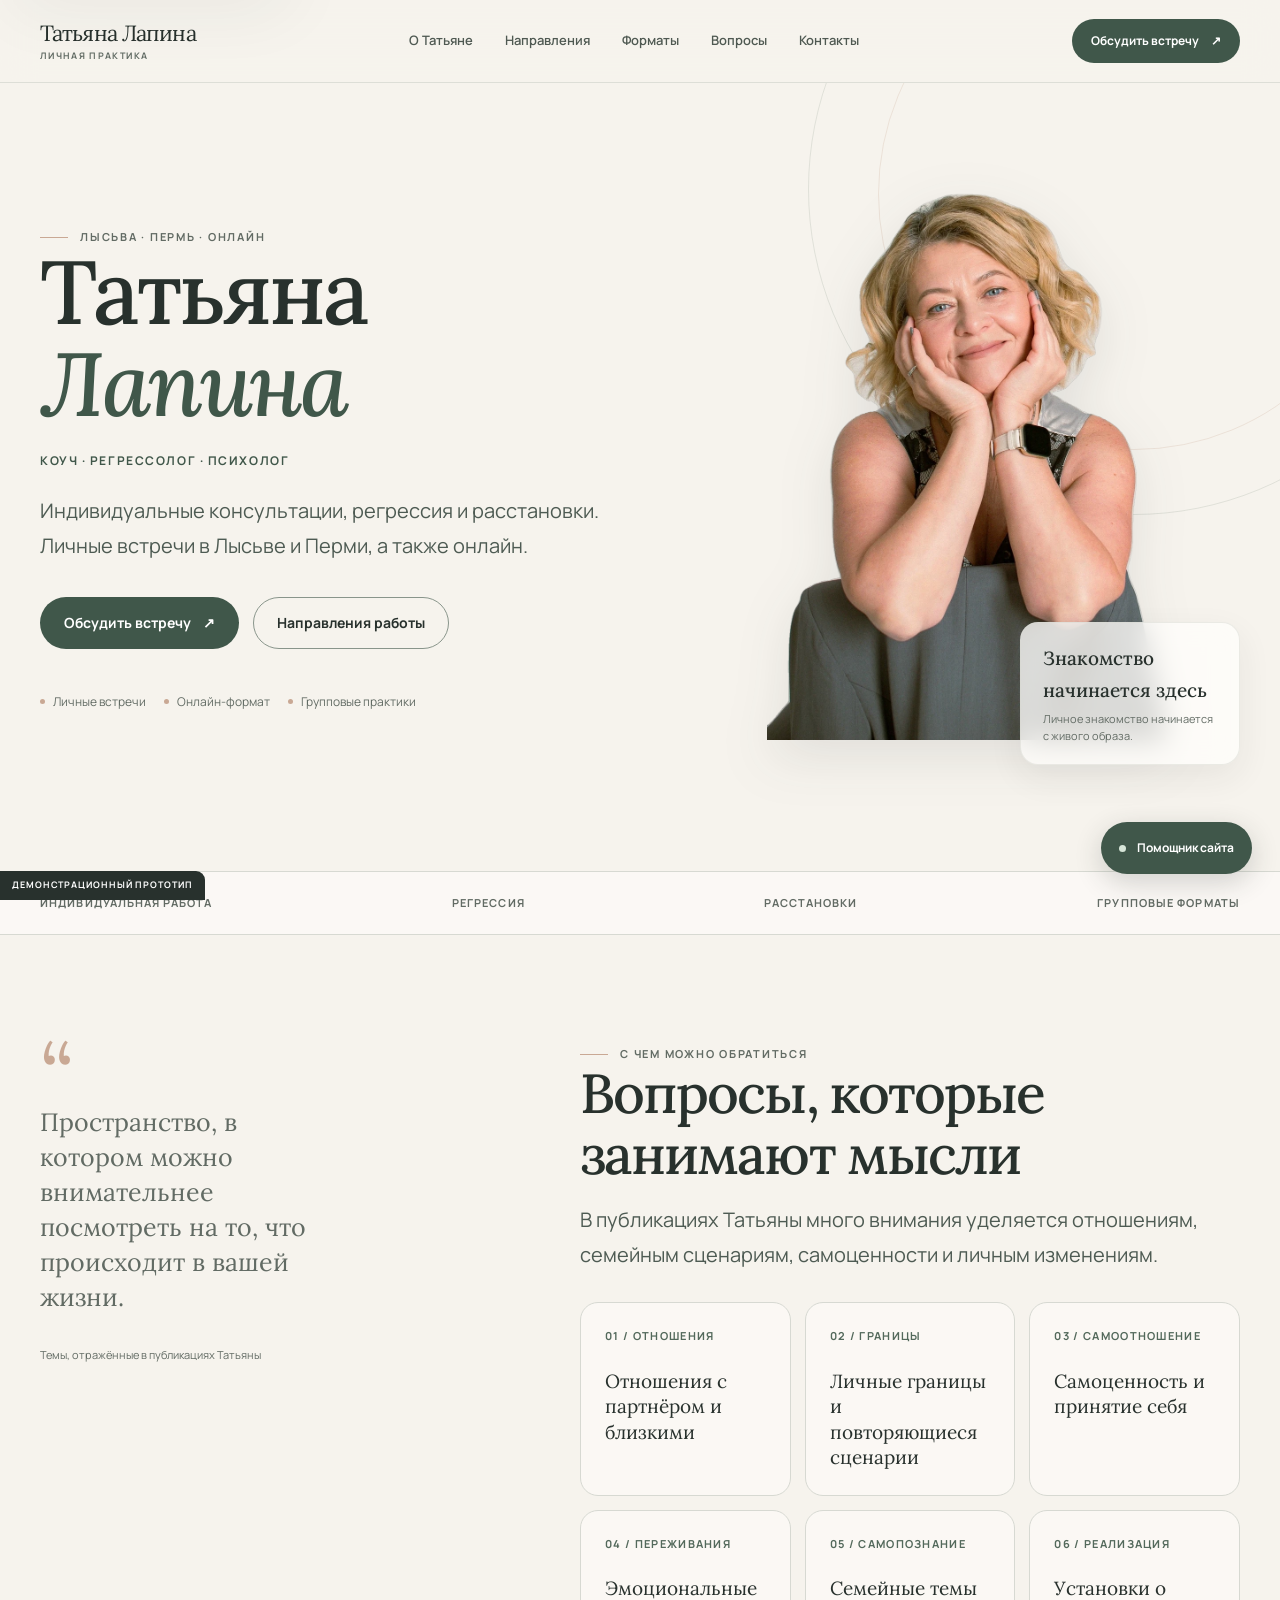
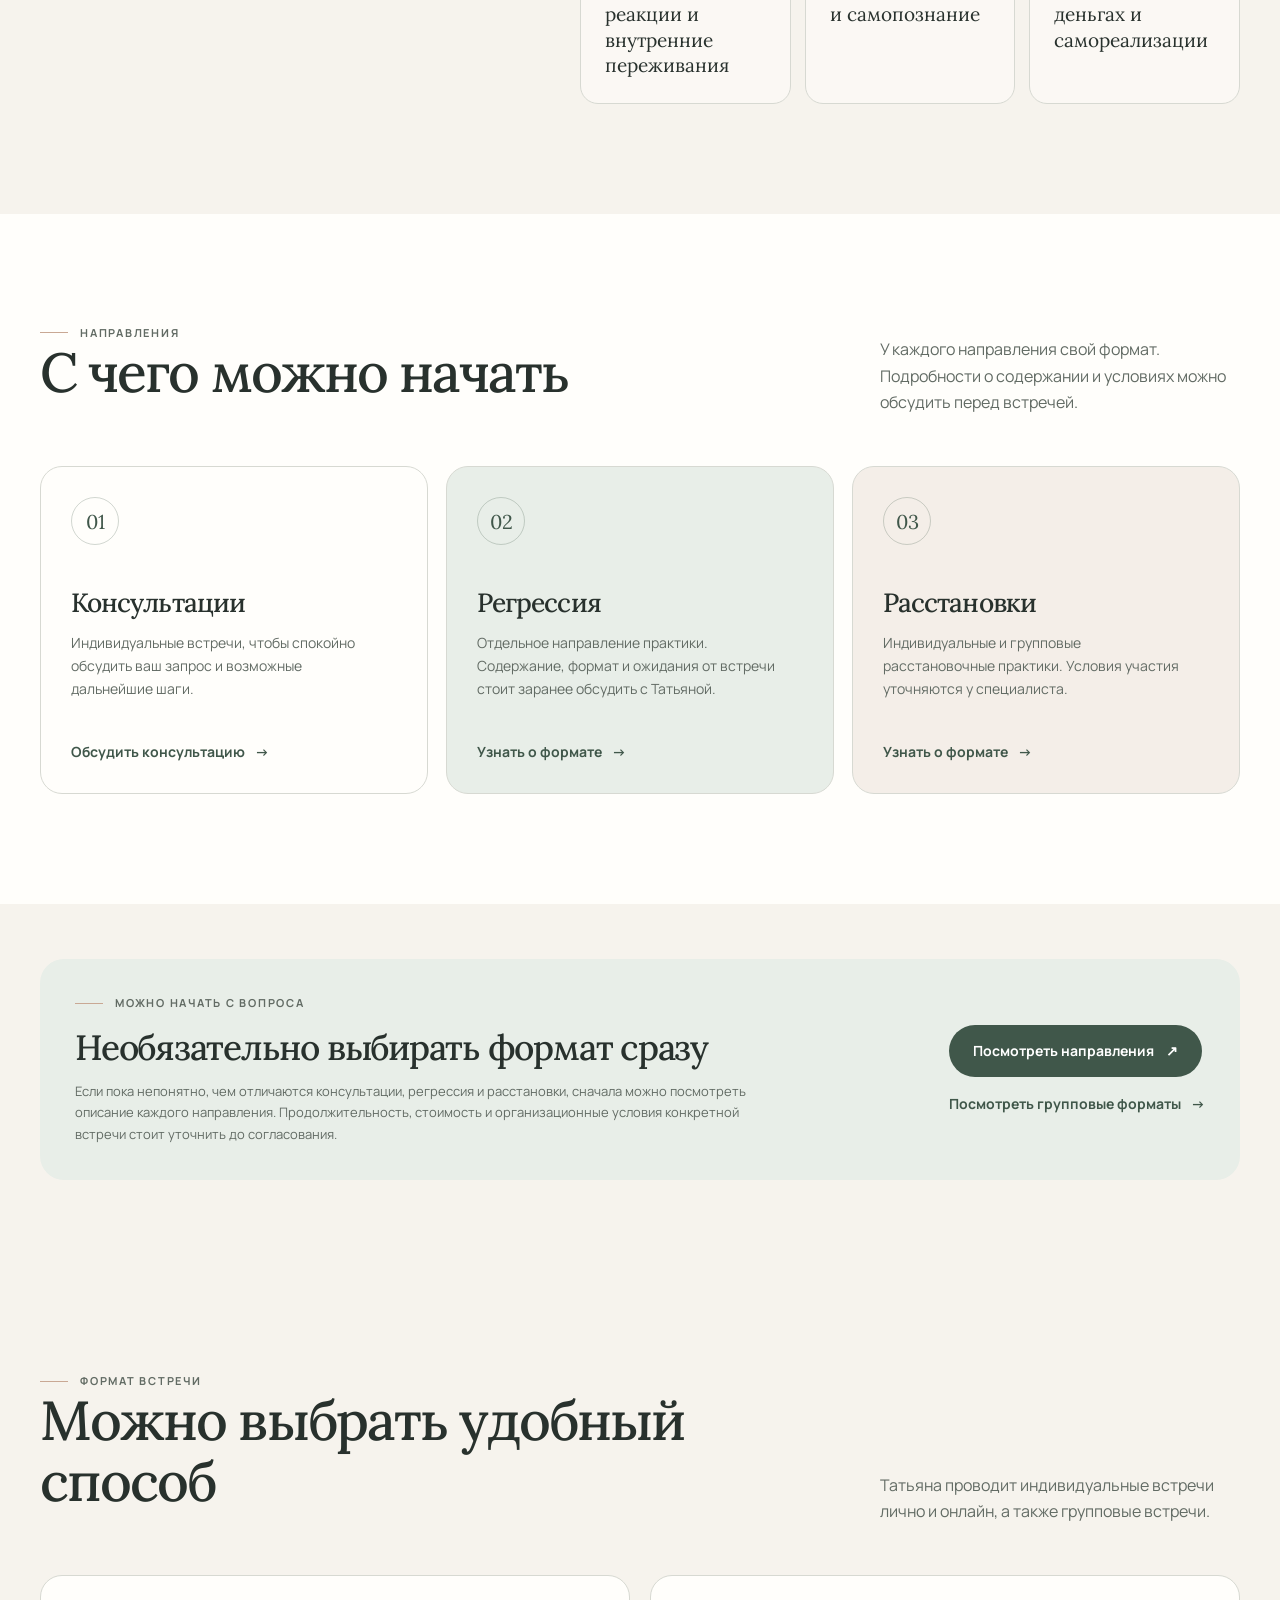
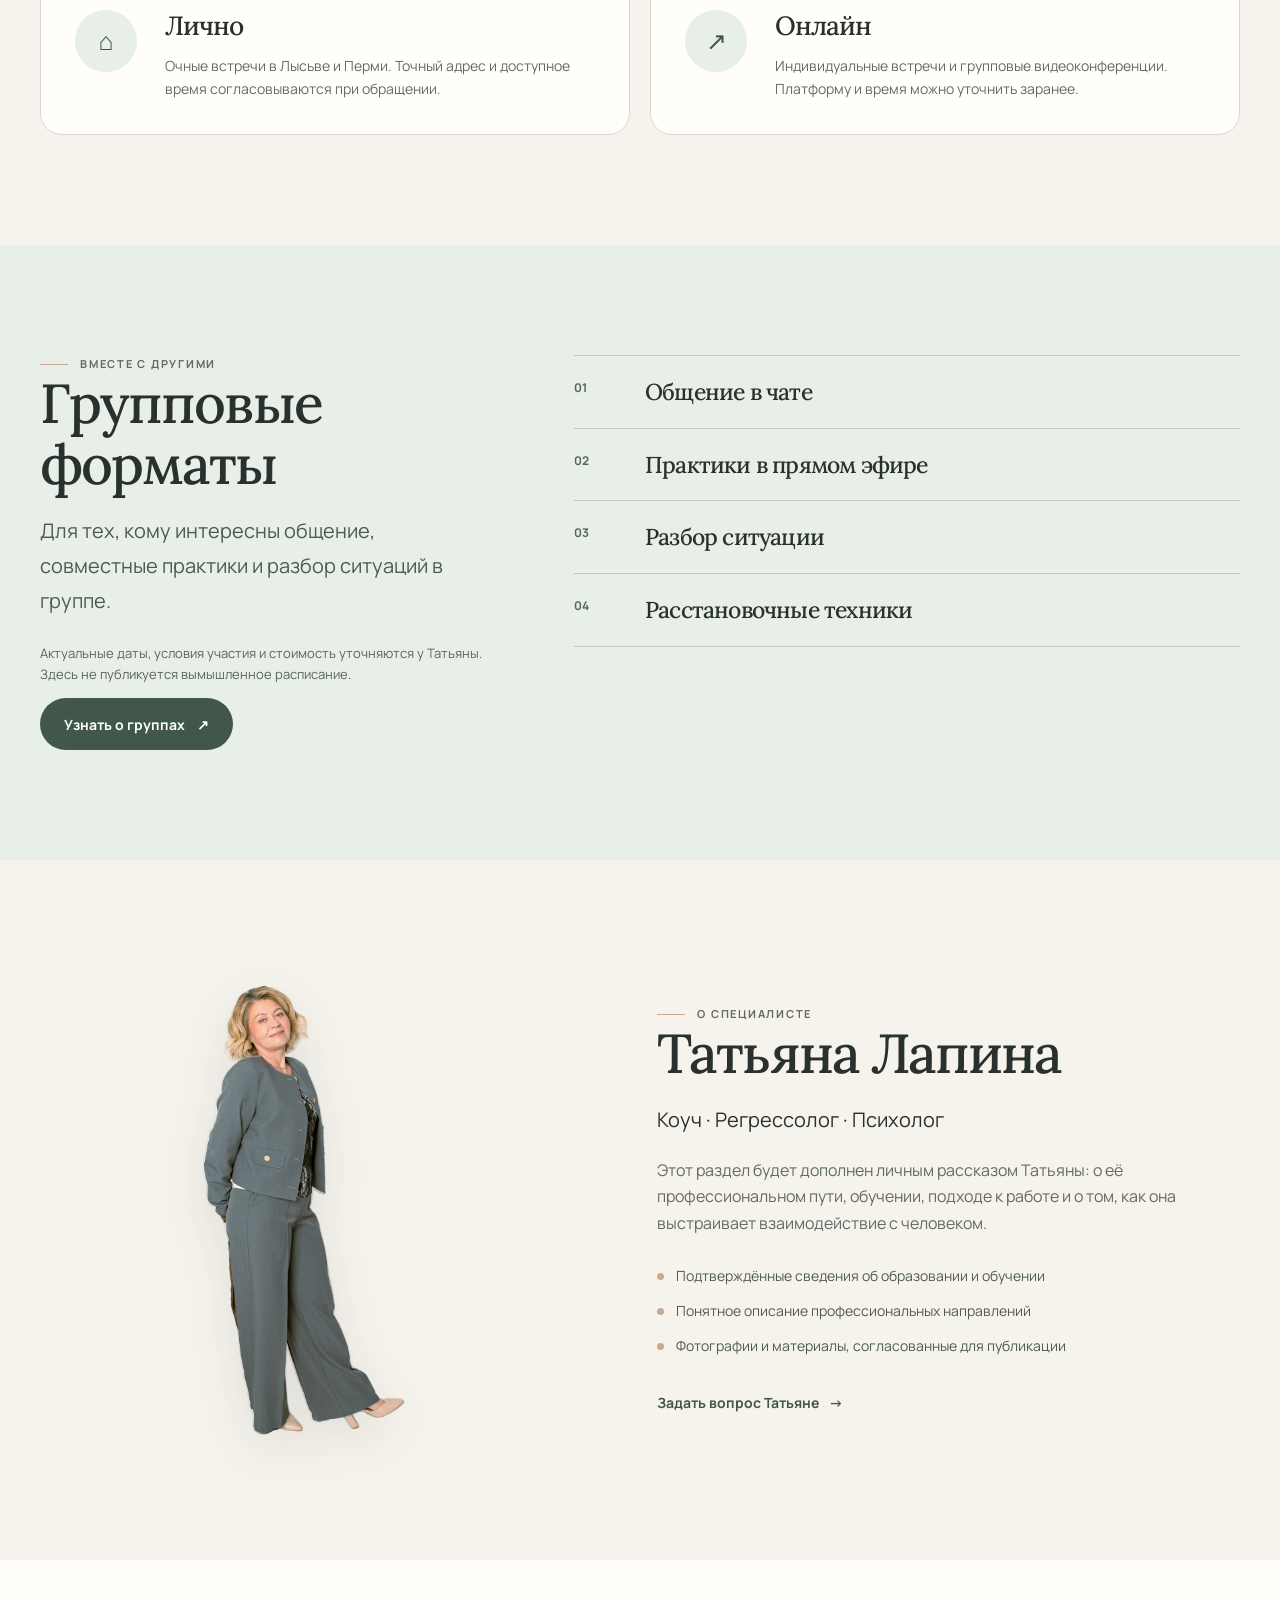
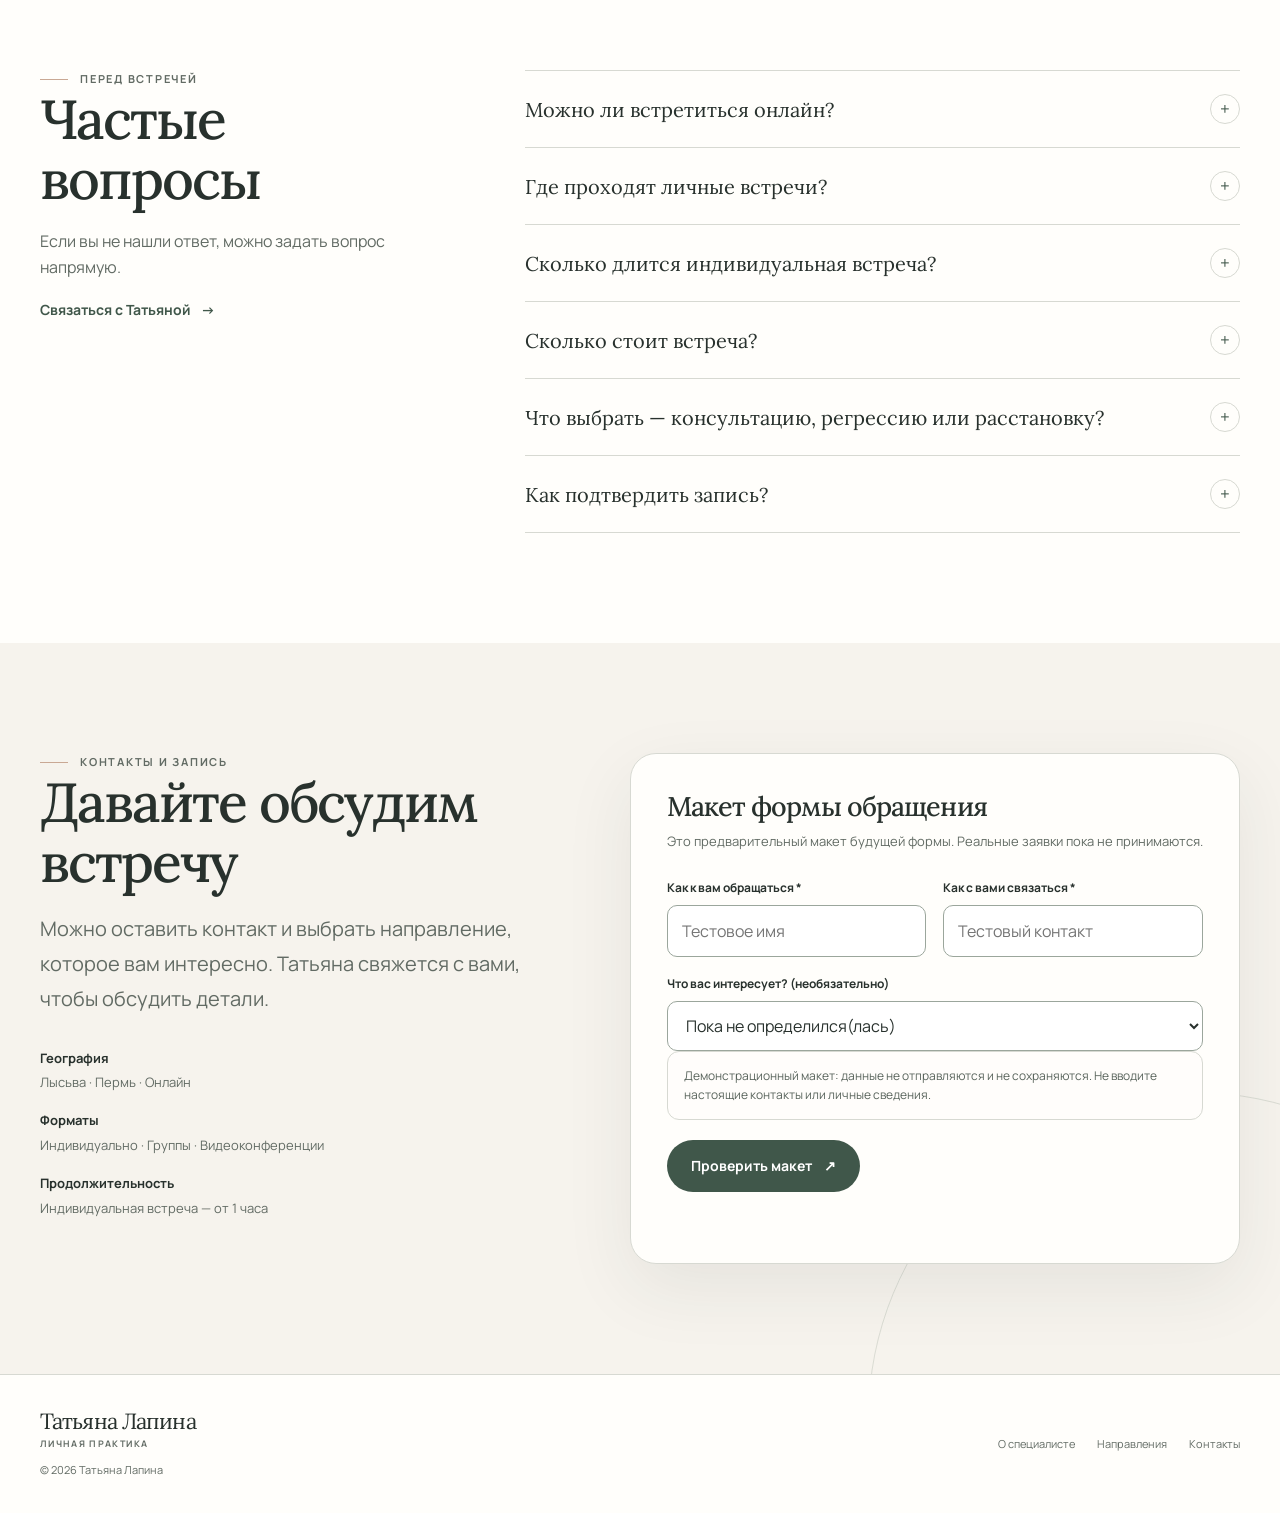
<file: index.html>
<!doctype html>
<html lang="ru">
<head>
  <meta charset="utf-8">
  <meta name="viewport" content="width=device-width, initial-scale=1">
  <meta name="theme-color" content="#f6f3ed">
  <meta name="description" content="Татьяна Лапина — индивидуальные консультации, регрессия и расстановки. Личные встречи в Лысьве и Перми, а также онлайн.">
  <meta name="robots" content="noindex, nofollow">
  <meta property="og:type" content="website">
  <meta property="og:title" content="Татьяна Лапина — личная практика">
  <meta property="og:description" content="Индивидуальные консультации, регрессия и расстановки. Лысьва, Пермь и онлайн.">
  <link rel="icon" type="image/svg+xml" href="favicon.svg">
  <title>Татьяна Лапина — коуч · регрессолог · психолог</title>
  <link rel="preconnect" href="https://fonts.googleapis.com">
  <link rel="preconnect" href="https://fonts.gstatic.com" crossorigin>
  <link href="https://fonts.googleapis.com/css2?family=Lora:wght@400;500;600&family=Manrope:wght@400;500;600;700&display=swap" rel="stylesheet">
  <link rel="stylesheet" href="assets/styles.css">
</head>
<body>
  <a class="skip-link" href="#main-content">Перейти к основному содержимому</a>
  <header class="site-header">
    <div class="container header-inner">
      <a class="brand" href="#top" aria-label="Татьяна Лапина — на главную" aria-current="page">
        <span class="brand-name">Татьяна Лапина</span>
        <span class="brand-caption">Личная практика</span>
      </a>
      <nav class="nav" id="main-nav" aria-label="Основная навигация">
        <a href="about.html">О Татьяне</a>
        <a href="individual.html">Направления</a>
        <a href="groups.html">Форматы</a>
        <a href="index.html#faq">Вопросы</a>
        <a href="contacts.html">Контакты</a>
      </nav>
      <a class="button button-primary header-action" href="contacts.html">Обсудить встречу <span aria-hidden="true">↗</span></a>
      <button class="menu-toggle" type="button" aria-label="Открыть меню" aria-controls="main-nav" aria-expanded="false"><i></i></button>
    </div>
  </header>

  <main id="main-content"><span id="top" class="anchor-target"></span>
    <section class="hero">
      <div class="container hero-grid">
        <div class="hero-copy">
          <div class="eyebrow">Лысьва · Пермь · Онлайн</div>
          <h1>Татьяна <span>Лапина</span></h1>
          <p class="role-line">Коуч · Регрессолог · Психолог</p>
          <p class="lead">Индивидуальные консультации, регрессия и расстановки. Личные встречи в Лысьве и Перми, а также онлайн.</p>
          <div class="hero-actions">
            <a class="button button-primary" href="contacts.html">Обсудить встречу <span aria-hidden="true">↗</span></a>
            <a class="button button-secondary" href="#services">Направления работы</a>
          </div>
          <div class="hero-meta">
            <span>Личные встречи</span>
            <span>Онлайн-формат</span>
            <span>Групповые практики</span>
          </div>
        </div>
        <div class="portrait-stage" aria-label="Место для настоящего портрета Татьяны">
          <div class="portrait-card">
            <img class="hero-portrait" src="./assets/photos/6-cutout.webp?v=20261119c" alt="Портрет Татьяны Лапиной: она улыбается, опираясь подбородком на ладони." width="934" height="1277" fetchpriority="high" decoding="async">
          </div>
          <div class="portrait-note">
            <strong>Знакомство начинается здесь</strong>
            <small>Личное знакомство начинается с живого образа.</small>
          </div>
        </div>
      </div>
    </section>

    <div class="strip">
      <div class="container strip-inner">
        <span>Индивидуальная работа</span><span>Регрессия</span><span>Расстановки</span><span>Групповые форматы</span>
      </div>
    </div>

    <section class="section" id="topics">
      <div class="container intro-grid">
        <aside class="intro-aside">
          <div class="quote-mark">“</div>
          <p>Пространство, в котором можно внимательнее посмотреть на то, что происходит в вашей жизни.</p>
          <span class="muted" style="font-size:11px">Темы, отражённые в публикациях Татьяны</span>
        </aside>
        <div>
          <div class="eyebrow">С чем можно обратиться</div>
          <h2>Вопросы, которые занимают мысли</h2>
          <p class="lead" style="margin-bottom:30px">В публикациях Татьяны много внимания уделяется отношениям, семейным сценариям, самоценности и личным изменениям.</p>
          <div class="topic-grid">
            <article class="topic"><span class="topic-number">01 / ОТНОШЕНИЯ</span><p>Отношения с партнёром и близкими</p></article>
            <article class="topic"><span class="topic-number">02 / ГРАНИЦЫ</span><p>Личные границы и повторяющиеся сценарии</p></article>
            <article class="topic"><span class="topic-number">03 / САМООТНОШЕНИЕ</span><p>Самоценность и принятие себя</p></article>
            <article class="topic"><span class="topic-number">04 / ПЕРЕЖИВАНИЯ</span><p>Эмоциональные реакции и внутренние переживания</p></article>
            <article class="topic"><span class="topic-number">05 / САМОПОЗНАНИЕ</span><p>Семейные темы и самопознание</p></article>
            <article class="topic"><span class="topic-number">06 / РЕАЛИЗАЦИЯ</span><p>Установки о деньгах и самореализации</p></article>
          </div>
        </div>
      </div>
    </section>

    <section class="section services" id="services">
      <div class="container">
        <div class="section-head">
          <div>
            <div class="eyebrow">Направления</div>
            <h2>С чего можно начать</h2>
          </div>
          <p>У каждого направления свой формат. Подробности о содержании и условиях можно обсудить перед встречей.</p>
        </div>
        <div class="service-grid">
          <article class="service-card">
            <div class="service-symbol">01</div>
            <h3>Консультации</h3>
            <p>Индивидуальные встречи, чтобы спокойно обсудить ваш запрос и возможные дальнейшие шаги.</p>
            <a class="text-link" href="individual.html#consultation">Обсудить консультацию <span>→</span></a>
          </article>
          <article class="service-card">
            <div class="service-symbol">02</div>
            <h3>Регрессия</h3>
            <p>Отдельное направление практики. Содержание, формат и ожидания от встречи стоит заранее обсудить с Татьяной.</p>
            <a class="text-link" href="individual.html#regression">Узнать о формате <span>→</span></a>
          </article>
          <article class="service-card">
            <div class="service-symbol">03</div>
            <h3>Расстановки</h3>
            <p>Индивидуальные и групповые расстановочные практики. Условия участия уточняются у специалиста.</p>
            <a class="text-link" href="individual.html#constellations">Узнать о формате <span>→</span></a>
          </article>
        </div>
      </div>
    </section>

    <section class="section first-step-section" aria-labelledby="first-step-title">
      <div class="container">
        <div class="page-cta first-step-cta">
          <div class="first-step-copy">
            <div class="eyebrow">Можно начать с вопроса</div>
            <h3 id="first-step-title">Необязательно выбирать формат сразу</h3>
            <p>Если пока непонятно, чем отличаются консультации, регрессия и расстановки, сначала можно посмотреть описание каждого направления. Продолжительность, стоимость и организационные условия конкретной встречи стоит уточнить до согласования.</p>
          </div>
          <div class="first-step-actions">
            <a class="button button-primary" href="individual.html">Посмотреть направления <span aria-hidden="true">↗</span></a>
            <a class="text-link" href="groups.html">Посмотреть групповые форматы <span>→</span></a>
          </div>
        </div>
      </div>
    </section>

    <section class="section" id="formats">
      <div class="container">
        <div class="section-head">
          <div>
            <div class="eyebrow">Формат встречи</div>
            <h2>Можно выбрать удобный способ</h2>
          </div>
          <p>Татьяна проводит индивидуальные встречи лично и онлайн, а также групповые встречи.</p>
        </div>
        <div class="formats-grid">
          <article class="format-card">
            <div class="format-icon">⌂</div>
            <div><h3>Лично</h3><p>Очные встречи в Лысьве и Перми. Точный адрес и доступное время согласовываются при обращении.</p></div>
          </article>
          <article class="format-card">
            <div class="format-icon">↗</div>
            <div><h3>Онлайн</h3><p>Индивидуальные встречи и групповые видеоконференции. Платформу и время можно уточнить заранее.</p></div>
          </article>
        </div>
      </div>
    </section>

    <section class="section groups" id="groups">
      <div class="container group-layout">
        <div>
          <div class="eyebrow">Вместе с другими</div>
          <h2>Групповые форматы</h2>
          <p class="lead">Для тех, кому интересны общение, совместные практики и разбор ситуаций в группе.</p>
          <p class="group-note">Актуальные даты, условия участия и стоимость уточняются у Татьяны. Здесь не публикуется вымышленное расписание.</p>
          <a class="button button-primary" href="groups.html">Узнать о группах <span aria-hidden="true">↗</span></a>
        </div>
        <div class="group-list">
          <div class="group-row"><span>01</span><h3>Общение в чате</h3></div>
          <div class="group-row"><span>02</span><h3>Практики в прямом эфире</h3></div>
          <div class="group-row"><span>03</span><h3>Разбор ситуации</h3></div>
          <div class="group-row"><span>04</span><h3>Расстановочные техники</h3></div>
        </div>
      </div>
    </section>

    <section class="section" id="about">
      <div class="container about-grid">
        <div class="about-visual">
          <img class="about-visual-photo" src="./assets/photos/5-cutout.webp?v=20261119b" alt="Татьяна Лапина в сером костюме" width="1024" height="1536" loading="eager" decoding="async">
        </div>
        <div class="about-copy">
          <div class="eyebrow">О специалисте</div>
          <h2>Татьяна Лапина</h2>
          <p class="lead">Коуч · Регрессолог · Психолог</p>
          <p>Этот раздел будет дополнен личным рассказом Татьяны: о её профессиональном пути, обучении, подходе к работе и о том, как она выстраивает взаимодействие с человеком.</p>
          <ul class="about-checks">
            <li>Подтверждённые сведения об образовании и обучении</li>
            <li>Понятное описание профессиональных направлений</li>
            <li>Фотографии и материалы, согласованные для публикации</li>
          </ul>
          <a class="text-link" href="contacts.html">Задать вопрос Татьяне <span>→</span></a>
        </div>
      </div>
    </section>

    <section class="section faq" id="faq">
      <div class="container faq-layout">
        <div>
          <div class="eyebrow">Перед встречей</div>
          <h2>Частые вопросы</h2>
          <p class="muted">Если вы не нашли ответ, можно задать вопрос напрямую.</p>
          <a class="text-link" href="contacts.html">Связаться с Татьяной <span>→</span></a>
        </div>
        <div class="faq-list">
          <details>
            <summary>Можно ли встретиться онлайн?</summary>
            <div class="faq-answer">Да. Татьяна проводит индивидуальные онлайн-встречи и групповые видеоконференции. Платформу и время можно согласовать при обращении.</div>
          </details>
          <details>
            <summary>Где проходят личные встречи?</summary>
            <div class="faq-answer">Названы Лысьва и Пермь. Конкретный адрес и доступное время Татьяна сообщит при согласовании встречи.</div>
          </details>
          <details>
            <summary>Сколько длится индивидуальная встреча?</summary>
            <div class="faq-answer">По информации Татьяны, индивидуальные встречи длятся от одного часа. Точную продолжительность выбранного формата стоит уточнить заранее.</div>
          </details>
          <details>
            <summary>Сколько стоит встреча?</summary>
            <div class="faq-answer">Стоимость пока не указана на сайте. Её можно уточнить у Татьяны до принятия решения о записи.</div>
          </details>
          <details>
            <summary>Что выбрать — консультацию, регрессию или расстановку?</summary>
            <div class="faq-answer">Необязательно заранее определяться с методом. Можно описать только организационный вопрос и обсудить с Татьяной, какие форматы она предлагает и чем они отличаются. Решение об участии остаётся за вами.</div>
          </details>
          <details>
            <summary>Как подтвердить запись?</summary>
            <div class="faq-answer">На этой демонстрационной версии форма пока не отправляет сообщения. Рабочий способ связи появится после подключения формы и подтверждения контактных каналов.</div>
          </details>
        </div>
      </div>
    </section>

    <section class="section contact" id="contact">
      <div class="container contact-grid">
        <div class="contact-info">
          <div class="eyebrow">Контакты и запись</div>
          <h2>Давайте обсудим встречу</h2>
          <p class="lead">Можно оставить контакт и выбрать направление, которое вам интересно. Татьяна свяжется с вами, чтобы обсудить детали.</p>
          <div class="contact-details">
            <div><strong>География</strong><span>Лысьва · Пермь · Онлайн</span></div>
            <div><strong>Форматы</strong><span>Индивидуально · Группы · Видеоконференции</span></div>
            <div><strong>Продолжительность</strong><span>Индивидуальная встреча — от 1 часа</span></div>
          </div>
        </div>
        <form class="form-card" id="contact-form">
          <h3>Макет формы обращения</h3>
          <p class="form-intro">Это предварительный макет будущей формы. Реальные заявки пока не принимаются.</p>
          <div class="form-grid">
            <div class="field">
              <label for="name">Как к вам обращаться *</label>
              <input id="name" name="name" autocomplete="off" required maxlength="80" placeholder="Тестовое имя">
            </div>
            <div class="field">
              <label for="contact-method">Как с вами связаться *</label>
              <input id="contact-method" name="contact" autocomplete="off" required maxlength="120" placeholder="Тестовый контакт">
            </div>
            <div class="field full">
              <label for="interest">Что вас интересует? (необязательно)</label>
              <select id="interest" name="interest">
                <option value="">Пока не определился(лась)</option>
                <option>Индивидуальная консультация</option>
                <option>Регрессия</option>
                <option>Расстановки</option>
                <option>Групповой формат</option>
                <option>Организационный вопрос</option>
              </select>
            </div>
          </div>
          <div class="demo-form-notice" role="note">Демонстрационный макет: данные не отправляются и не сохраняются. Не вводите настоящие контакты или личные сведения.</div>
          <button class="button button-primary" type="submit">Проверить макет <span aria-hidden="true">↗</span></button>
          <p class="form-message" id="form-message" role="status" aria-live="polite"></p>
        </form>
      </div>
    </section>
  </main>

  <footer class="footer">
    <div class="container footer-inner">
      <div><a class="brand" href="#top"><span class="brand-name">Татьяна Лапина</span><span class="brand-caption">Личная практика</span></a><div class="footer-copy" style="margin-top:12px">© <span id="year"></span> Татьяна Лапина</div></div>
      <div class="footer-links"><a href="about.html">О специалисте</a><a href="individual.html">Направления</a><a href="contacts.html">Контакты</a></div>
    </div>
  </footer>

  <button class="chat-button" id="chat-toggle" type="button" aria-expanded="false" aria-controls="chat-panel"><span class="chat-dot"></span> Помощник сайта</button>
  <div class="chat-panel" id="chat-panel" role="region" aria-label="Демонстрация помощника сайта">
    <strong>Помощник сайта</strong>
    <p>Это демонстрация расположения будущего чата. Автоматические ответы и передача обращения Татьяне будут добавлены отдельно.</p>
    <button type="button" id="chat-close">Закрыть окно</button>
  </div>
  <div class="demo-tag">Демонстрационный прототип</div>

  <script src="assets/app.js" defer></script>
</body>
</html>
</file>
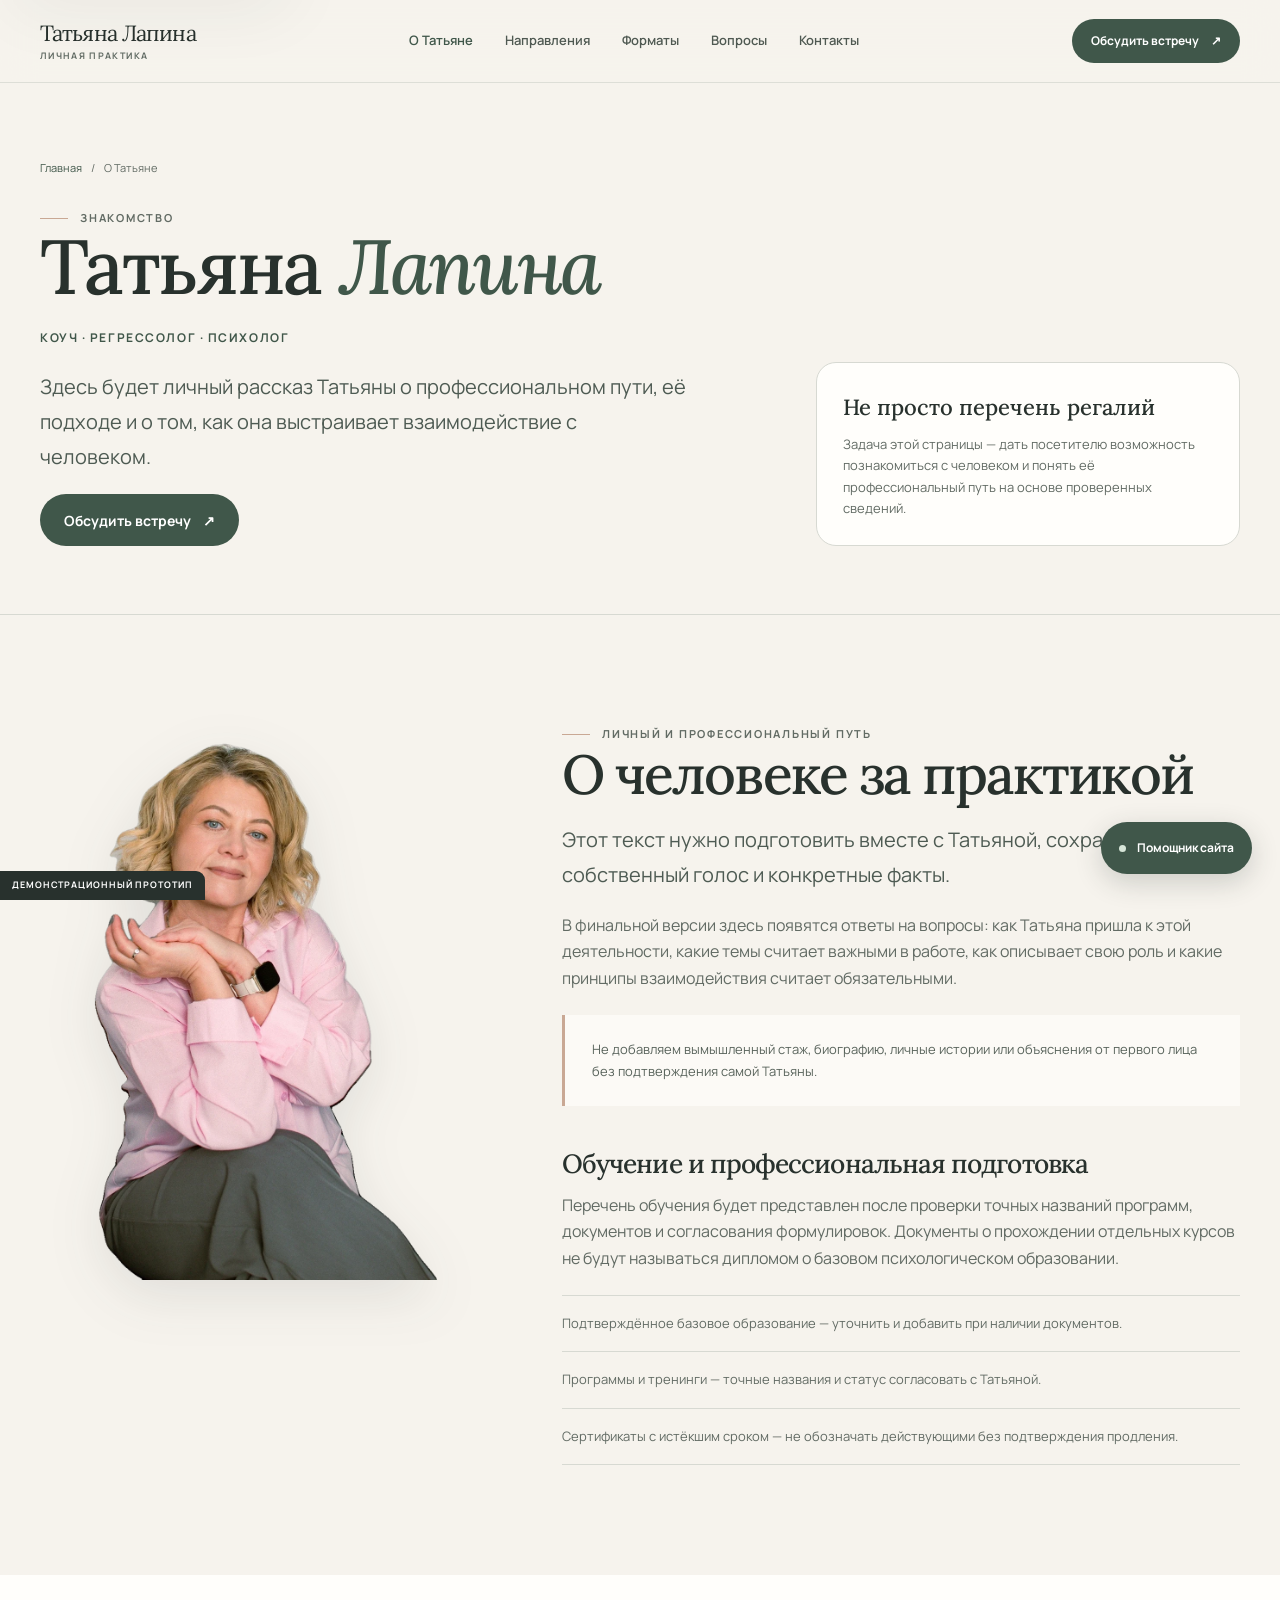
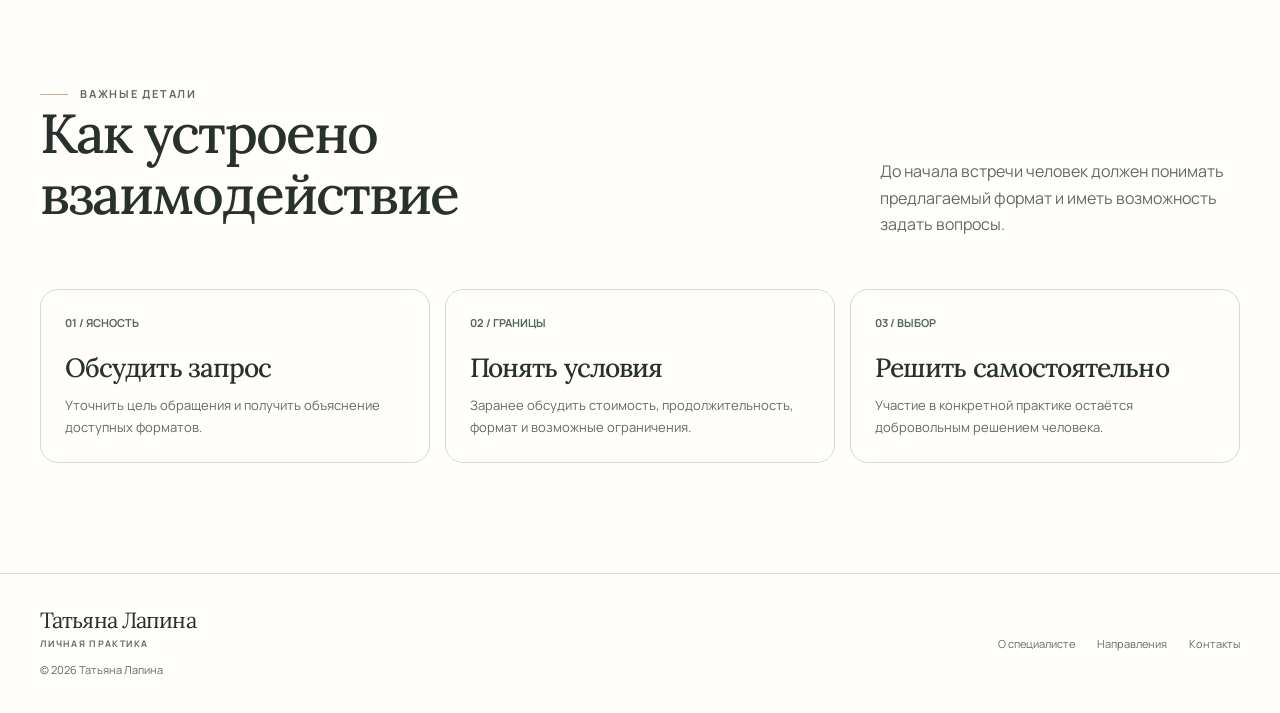
<file: about.html>
<!doctype html>
<html lang="ru">
<head>
  <meta charset="utf-8">
  <meta name="viewport" content="width=device-width, initial-scale=1">
  <meta name="theme-color" content="#f6f3ed">
  <meta name="description" content="Информация о Татьяне Лапиной, направлениях практики и профессиональном пути.">
  <meta name="robots" content="noindex, nofollow">
  <meta property="og:type" content="website">
  <meta property="og:title" content="О Татьяне — Татьяна Лапина">
  <meta property="og:description" content="Информация о Татьяне Лапиной, направлениях практики и профессиональном пути.">
  <link rel="icon" type="image/svg+xml" href="favicon.svg">
  <title>О Татьяне — Татьяна Лапина</title>
  <link rel="preconnect" href="https://fonts.googleapis.com">
  <link rel="preconnect" href="https://fonts.gstatic.com" crossorigin>
  <link href="https://fonts.googleapis.com/css2?family=Lora:wght@400;500;600&family=Manrope:wght@400;500;600;700&display=swap" rel="stylesheet">
  <link rel="stylesheet" href="assets/styles.css">
</head><body>
  <a class="skip-link" href="#main-content">Перейти к основному содержимому</a><header class="site-header">
  <div class="container header-inner">
    <a class="brand" href="index.html" aria-label="Татьяна Лапина — на главную"><span class="brand-name">Татьяна Лапина</span><span class="brand-caption">Личная практика</span></a>
    <nav class="nav" id="main-nav" aria-label="Основная навигация">
      <a href="about.html" aria-current="page">О Татьяне</a><a href="individual.html">Направления</a><a href="groups.html">Форматы</a><a href="index.html#faq">Вопросы</a><a href="contacts.html">Контакты</a>
    </nav>
    <a class="button button-primary header-action" href="contacts.html">Обсудить встречу <span aria-hidden="true">↗</span></a>
    <button class="menu-toggle" type="button" aria-label="Открыть меню" aria-controls="main-nav" aria-expanded="false"><i></i></button>
  </div>
</header>
<main id="main-content">
<section class="subhero"><div class="container">
  <div class="breadcrumbs"><a href="index.html">Главная</a><span>/</span><span>О Татьяне</span></div>
  <div class="subhero-grid"><div><div class="eyebrow">Знакомство</div><h1>Татьяна <span style="color:var(--sage-deep);font-style:italic">Лапина</span></h1><p class="role-line">Коуч · Регрессолог · Психолог</p><p class="lead">Здесь будет личный рассказ Татьяны о профессиональном пути, её подходе и о том, как она выстраивает взаимодействие с человеком.</p><a class="button button-primary" href="contacts.html">Обсудить встречу <span aria-hidden="true">↗</span></a></div>
  <aside class="subhero-aside"><strong>Не просто перечень регалий</strong><p>Задача этой страницы — дать посетителю возможность познакомиться с человеком и понять её профессиональный путь на основе проверенных сведений.</p></aside></div>
</div></section>
<section class="section"><div class="container about-story">
  <div class="about-story-visual">
    <figure class="about-photo-main">
      <img class="about-story-photo" src="./assets/photos/4-cutout.webp?v=20261119b" alt="Татьяна Лапина в светлой блузе" width="1024" height="1536" loading="eager" decoding="async">
    </figure>
  </div>
  <div>
    <div class="eyebrow">Личный и профессиональный путь</div><h2>О человеке за практикой</h2>
    <p class="lead">Этот текст нужно подготовить вместе с Татьяной, сохранив её собственный голос и конкретные факты.</p>
    <p class="muted">В финальной версии здесь появятся ответы на вопросы: как Татьяна пришла к этой деятельности, какие темы считает важными в работе, как описывает свою роль и какие принципы взаимодействия считает обязательными.</p>
    <div class="note-panel">Не добавляем вымышленный стаж, биографию, личные истории или объяснения от первого лица без подтверждения самой Татьяны.</div>
    <h3 style="margin-top:42px">Обучение и профессиональная подготовка</h3>
    <p class="muted">Перечень обучения будет представлен после проверки точных названий программ, документов и согласования формулировок. Документы о прохождении отдельных курсов не будут называться дипломом о базовом психологическом образовании.</p>
    <ul class="education-list">
      <li>Подтверждённое базовое образование — уточнить и добавить при наличии документов.</li>
      <li>Программы и тренинги — точные названия и статус согласовать с Татьяной.</li>
      <li>Сертификаты с истёкшим сроком — не обозначать действующими без подтверждения продления.</li>
    </ul>
  </div>
</div></section>
<section class="section" style="background:var(--surface)"><div class="container">
  <div class="section-head"><div><div class="eyebrow">Важные детали</div><h2>Как устроено взаимодействие</h2></div><p>До начала встречи человек должен понимать предлагаемый формат и иметь возможность задать вопросы.</p></div>
  <div class="process-grid">
    <article class="process-card"><span>01 / ЯСНОСТЬ</span><h3>Обсудить запрос</h3><p>Уточнить цель обращения и получить объяснение доступных форматов.</p></article>
    <article class="process-card"><span>02 / ГРАНИЦЫ</span><h3>Понять условия</h3><p>Заранее обсудить стоимость, продолжительность, формат и возможные ограничения.</p></article>
    <article class="process-card"><span>03 / ВЫБОР</span><h3>Решить самостоятельно</h3><p>Участие в конкретной практике остаётся добровольным решением человека.</p></article>
  </div>
</div></section>
</main><footer class="footer"><div class="container footer-inner">
  <div><a class="brand" href="index.html"><span class="brand-name">Татьяна Лапина</span><span class="brand-caption">Личная практика</span></a><div class="footer-copy" style="margin-top:12px">© <span id="year"></span> Татьяна Лапина</div></div>
  <div class="footer-links"><a href="about.html">О специалисте</a><a href="individual.html">Направления</a><a href="contacts.html">Контакты</a></div>
</div></footer>
<button class="chat-button" id="chat-toggle" type="button" aria-expanded="false" aria-controls="chat-panel"><span class="chat-dot"></span> Помощник сайта</button>
<div class="chat-panel" id="chat-panel" role="region" aria-label="Демонстрация помощника сайта"><strong>Помощник сайта</strong><p>Это демонстрация расположения будущего чата. Автоматические ответы и передача обращения Татьяне будут добавлены отдельно.</p><button type="button" id="chat-close">Закрыть окно</button></div>
<div class="demo-tag">Демонстрационный прототип</div>
<script src="assets/app.js" defer></script></body></html>
</file>
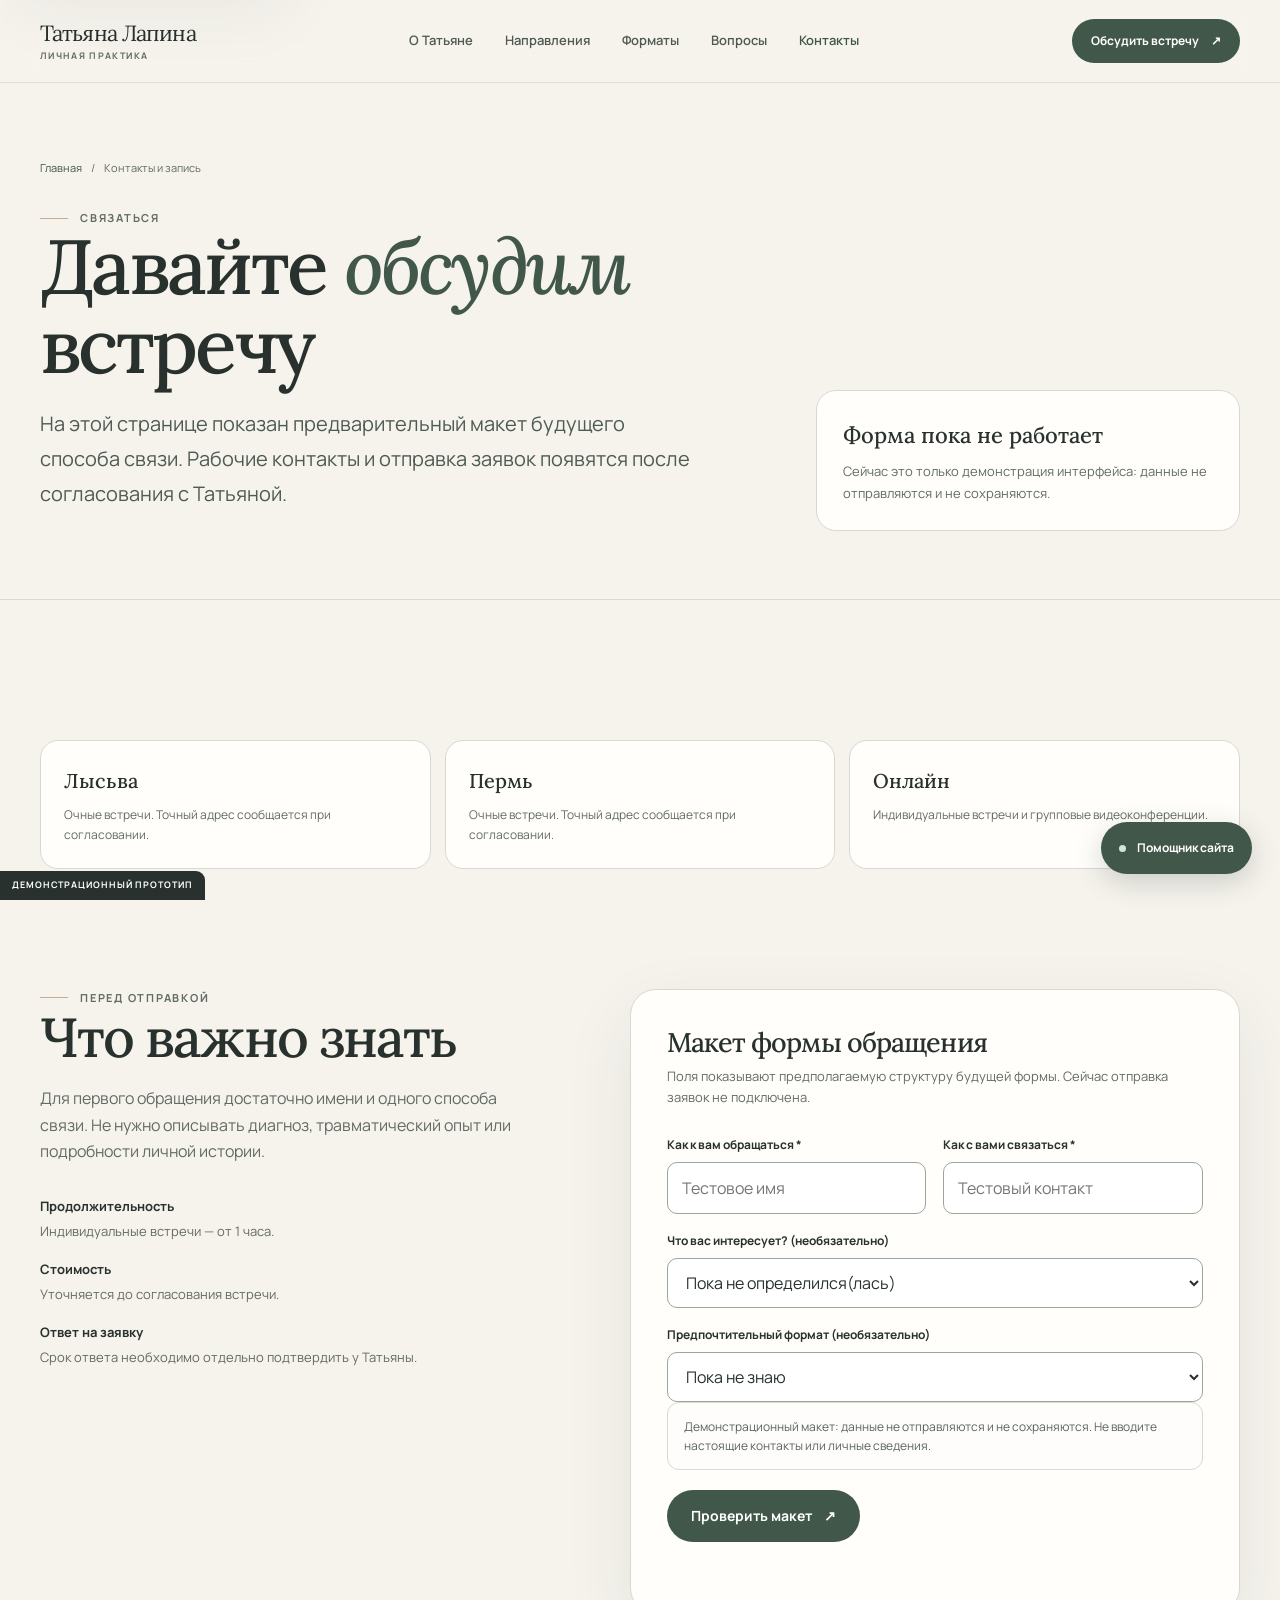
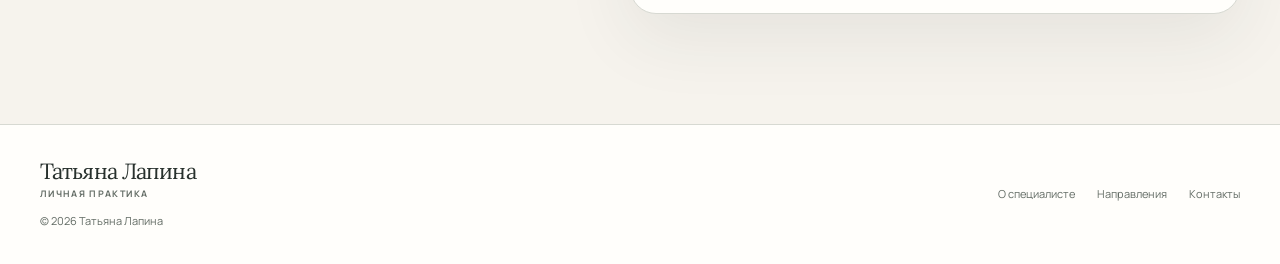
<file: contacts.html>
<!doctype html>
<html lang="ru">
<head>
  <meta charset="utf-8">
  <meta name="viewport" content="width=device-width, initial-scale=1">
  <meta name="theme-color" content="#f6f3ed">
  <meta name="description" content="Контакты и запрос на встречу с Татьяной Лапиной.">
  <meta name="robots" content="noindex, nofollow">
  <meta property="og:type" content="website">
  <meta property="og:title" content="Контакты и запись — Татьяна Лапина">
  <meta property="og:description" content="Контакты и запрос на встречу с Татьяной Лапиной.">
  <link rel="icon" type="image/svg+xml" href="favicon.svg">
  <title>Контакты и запись — Татьяна Лапина</title>
  <link rel="preconnect" href="https://fonts.googleapis.com">
  <link rel="preconnect" href="https://fonts.gstatic.com" crossorigin>
  <link href="https://fonts.googleapis.com/css2?family=Lora:wght@400;500;600&family=Manrope:wght@400;500;600;700&display=swap" rel="stylesheet">
  <link rel="stylesheet" href="assets/styles.css">
</head><body>
  <a class="skip-link" href="#main-content">Перейти к основному содержимому</a><header class="site-header">
  <div class="container header-inner">
    <a class="brand" href="index.html" aria-label="Татьяна Лапина — на главную"><span class="brand-name">Татьяна Лапина</span><span class="brand-caption">Личная практика</span></a>
    <nav class="nav" id="main-nav" aria-label="Основная навигация">
      <a href="about.html">О Татьяне</a><a href="individual.html">Направления</a><a href="groups.html">Форматы</a><a href="index.html#faq">Вопросы</a><a href="contacts.html" aria-current="page">Контакты</a>
    </nav>
    <a class="button button-primary header-action" href="contacts.html">Обсудить встречу <span aria-hidden="true">↗</span></a>
    <button class="menu-toggle" type="button" aria-label="Открыть меню" aria-controls="main-nav" aria-expanded="false"><i></i></button>
  </div>
</header>
<main id="main-content">
<section class="subhero"><div class="container">
  <div class="breadcrumbs"><a href="index.html">Главная</a><span>/</span><span>Контакты и запись</span></div>
  <div class="subhero-grid"><div><div class="eyebrow">Связаться</div><h1>Давайте <span style="color:var(--sage-deep);font-style:italic">обсудим</span> встречу</h1><p class="lead">На этой странице показан предварительный макет будущего способа связи. Рабочие контакты и отправка заявок появятся после согласования с Татьяной.</p></div>
  <aside class="subhero-aside"><strong>Форма пока не работает</strong><p>Сейчас это только демонстрация интерфейса: данные не отправляются и не сохраняются.</p></aside></div>
</div></section>
<section class="section"><div class="container">
  <div class="contact-methods">
    <article class="contact-method"><strong>Лысьва</strong><p>Очные встречи. Точный адрес сообщается при согласовании.</p></article>
    <article class="contact-method"><strong>Пермь</strong><p>Очные встречи. Точный адрес сообщается при согласовании.</p></article>
    <article class="contact-method"><strong>Онлайн</strong><p>Индивидуальные встречи и групповые видеоконференции.</p></article>
  </div>
</div></section>
<section class="section" style="padding-top:10px"><div class="container contact-grid">
  <div class="contact-info"><div class="eyebrow">Перед отправкой</div><h2>Что важно знать</h2><p>Для первого обращения достаточно имени и одного способа связи. Не нужно описывать диагноз, травматический опыт или подробности личной истории.</p>
    <div class="contact-details"><div><strong>Продолжительность</strong><span>Индивидуальные встречи — от 1 часа.</span></div><div><strong>Стоимость</strong><span>Уточняется до согласования встречи.</span></div><div><strong>Ответ на заявку</strong><span>Срок ответа необходимо отдельно подтвердить у Татьяны.</span></div></div>
  </div>
  <form class="form-card" id="contact-form"><h3>Макет формы обращения</h3><p class="form-intro">Поля показывают предполагаемую структуру будущей формы. Сейчас отправка заявок не подключена.</p>
    <div class="form-grid">
      <div class="field"><label for="name">Как к вам обращаться *</label><input id="name" name="name" autocomplete="off" required maxlength="80" placeholder="Тестовое имя"></div>
      <div class="field"><label for="contact-method">Как с вами связаться *</label><input id="contact-method" name="contact" autocomplete="off" required maxlength="120" placeholder="Тестовый контакт"></div>
      <div class="field full"><label for="interest">Что вас интересует? (необязательно)</label><select id="interest" name="interest"><option value="">Пока не определился(лась)</option><option>Индивидуальная консультация</option><option>Регрессия</option><option>Расстановки</option><option>Групповой формат</option><option>Организационный вопрос</option></select></div>
      <div class="field full"><label for="city">Предпочтительный формат (необязательно)</label><select id="city" name="city"><option value="">Пока не знаю</option><option>Лично — Лысьва</option><option>Лично — Пермь</option><option>Онлайн</option></select></div>
    </div>
    <div class="demo-form-notice" role="note">Демонстрационный макет: данные не отправляются и не сохраняются. Не вводите настоящие контакты или личные сведения.</div>
    <button class="button button-primary" type="submit">Проверить макет <span aria-hidden="true">↗</span></button><p class="form-message" id="form-message" role="status" aria-live="polite"></p>
  </form>
</div></section>
</main><footer class="footer"><div class="container footer-inner">
  <div><a class="brand" href="index.html"><span class="brand-name">Татьяна Лапина</span><span class="brand-caption">Личная практика</span></a><div class="footer-copy" style="margin-top:12px">© <span id="year"></span> Татьяна Лапина</div></div>
  <div class="footer-links"><a href="about.html">О специалисте</a><a href="individual.html">Направления</a><a href="contacts.html">Контакты</a></div>
</div></footer>
<button class="chat-button" id="chat-toggle" type="button" aria-expanded="false" aria-controls="chat-panel"><span class="chat-dot"></span> Помощник сайта</button>
<div class="chat-panel" id="chat-panel" role="region" aria-label="Демонстрация помощника сайта"><strong>Помощник сайта</strong><p>Это демонстрация расположения будущего чата. Автоматические ответы и передача обращения Татьяне будут добавлены отдельно.</p><button type="button" id="chat-close">Закрыть окно</button></div>
<div class="demo-tag">Демонстрационный прототип</div>
<script src="assets/app.js" defer></script></body></html>
</file>
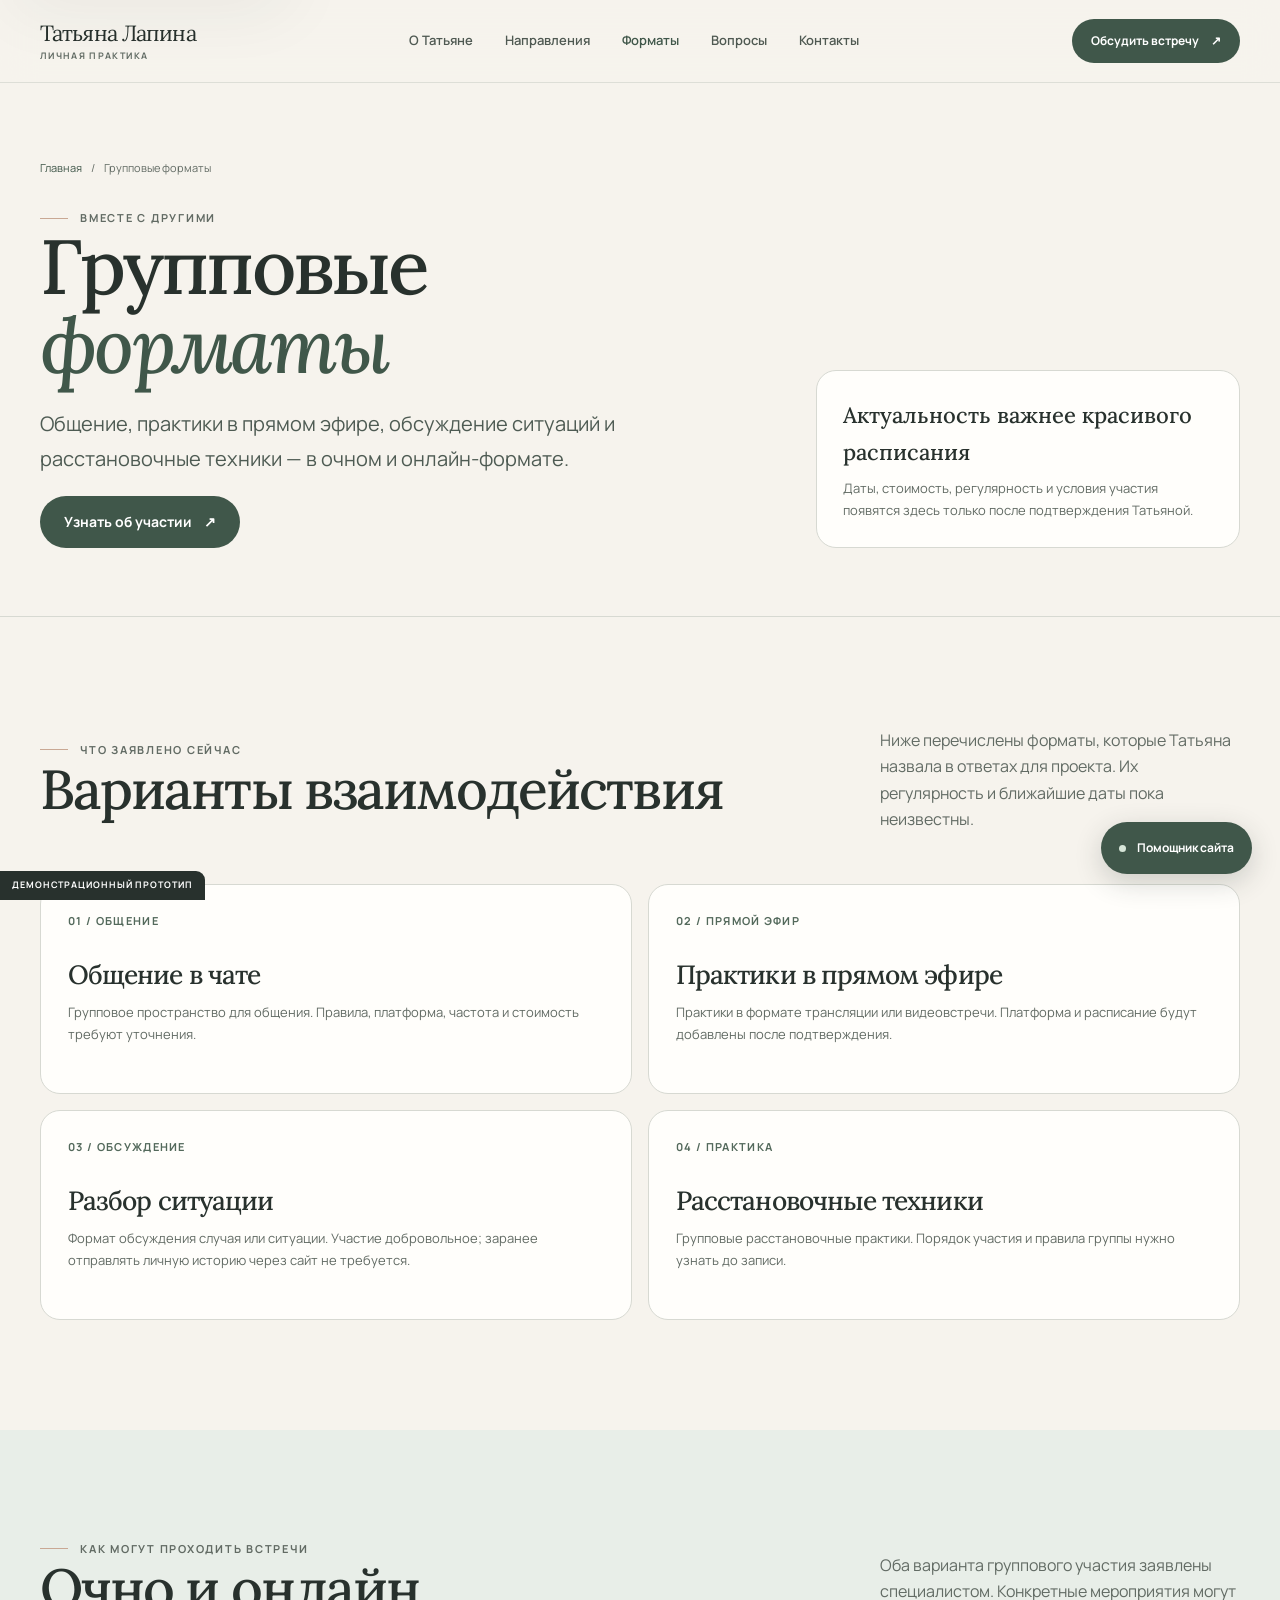
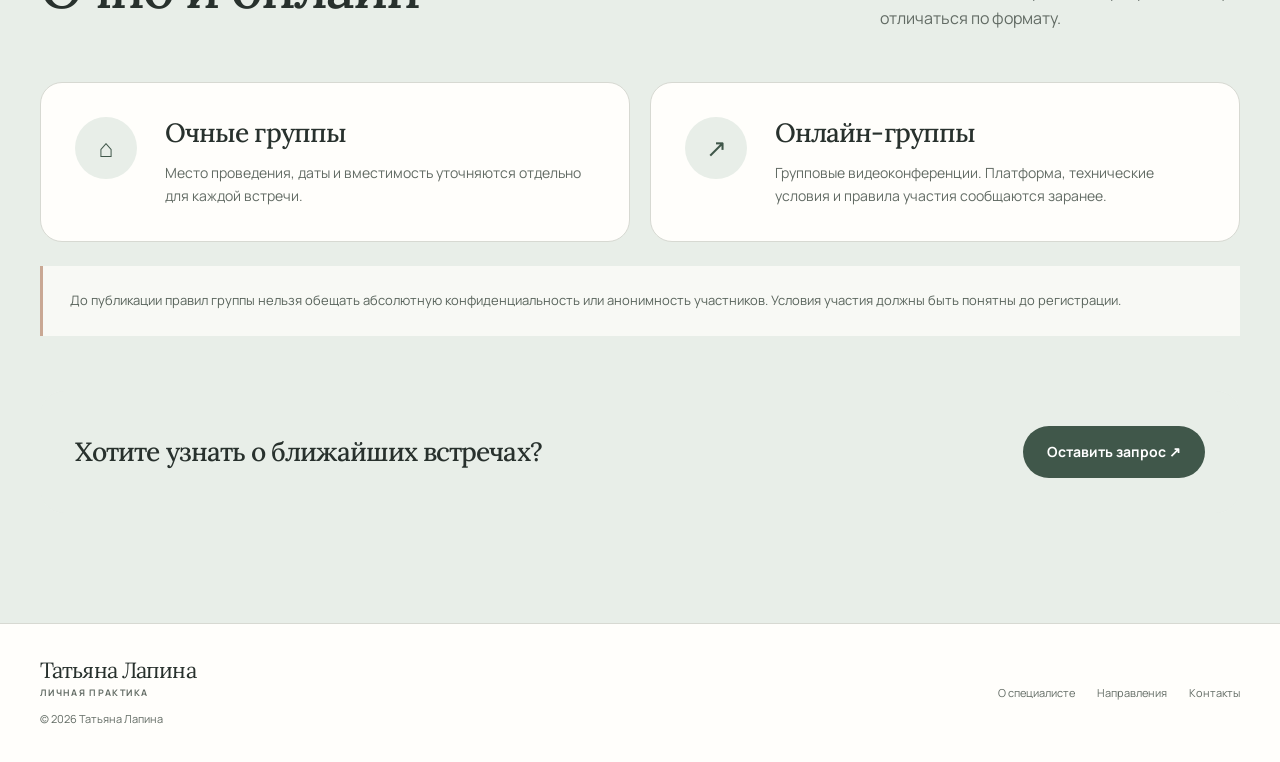
<file: groups.html>
<!doctype html>
<html lang="ru">
<head>
  <meta charset="utf-8">
  <meta name="viewport" content="width=device-width, initial-scale=1">
  <meta name="theme-color" content="#f6f3ed">
  <meta name="description" content="Групповые встречи, практики, разбор ситуаций и расстановочные техники.">
  <meta name="robots" content="noindex, nofollow">
  <meta property="og:type" content="website">
  <meta property="og:title" content="Групповые форматы — Татьяна Лапина">
  <meta property="og:description" content="Групповые встречи, практики, разбор ситуаций и расстановочные техники.">
  <link rel="icon" type="image/svg+xml" href="favicon.svg">
  <title>Групповые форматы — Татьяна Лапина</title>
  <link rel="preconnect" href="https://fonts.googleapis.com">
  <link rel="preconnect" href="https://fonts.gstatic.com" crossorigin>
  <link href="https://fonts.googleapis.com/css2?family=Lora:wght@400;500;600&family=Manrope:wght@400;500;600;700&display=swap" rel="stylesheet">
  <link rel="stylesheet" href="assets/styles.css">
</head><body>
  <a class="skip-link" href="#main-content">Перейти к основному содержимому</a><header class="site-header">
  <div class="container header-inner">
    <a class="brand" href="index.html" aria-label="Татьяна Лапина — на главную"><span class="brand-name">Татьяна Лапина</span><span class="brand-caption">Личная практика</span></a>
    <nav class="nav" id="main-nav" aria-label="Основная навигация">
      <a href="about.html">О Татьяне</a><a href="individual.html">Направления</a><a href="groups.html" aria-current="page">Форматы</a><a href="index.html#faq">Вопросы</a><a href="contacts.html">Контакты</a>
    </nav>
    <a class="button button-primary header-action" href="contacts.html">Обсудить встречу <span aria-hidden="true">↗</span></a>
    <button class="menu-toggle" type="button" aria-label="Открыть меню" aria-controls="main-nav" aria-expanded="false"><i></i></button>
  </div>
</header>
<main id="main-content">
<section class="subhero"><div class="container">
  <div class="breadcrumbs"><a href="index.html">Главная</a><span>/</span><span>Групповые форматы</span></div>
  <div class="subhero-grid"><div><div class="eyebrow">Вместе с другими</div><h1>Групповые <span style="color:var(--sage-deep);font-style:italic">форматы</span></h1><p class="lead">Общение, практики в прямом эфире, обсуждение ситуаций и расстановочные техники — в очном и онлайн-формате.</p><a class="button button-primary" href="contacts.html">Узнать об участии <span aria-hidden="true">↗</span></a></div>
  <aside class="subhero-aside"><strong>Актуальность важнее красивого расписания</strong><p>Даты, стоимость, регулярность и условия участия появятся здесь только после подтверждения Татьяной.</p></aside></div>
</div></section>
<section class="section"><div class="container">
  <div class="section-head"><div><div class="eyebrow">Что заявлено сейчас</div><h2>Варианты взаимодействия</h2></div><p>Ниже перечислены форматы, которые Татьяна назвала в ответах для проекта. Их регулярность и ближайшие даты пока неизвестны.</p></div>
  <div class="group-format-grid">
    <article class="group-format-card"><span class="topic-number">01 / ОБЩЕНИЕ</span><h3>Общение в чате</h3><p>Групповое пространство для общения. Правила, платформа, частота и стоимость требуют уточнения.</p></article>
    <article class="group-format-card"><span class="topic-number">02 / ПРЯМОЙ ЭФИР</span><h3>Практики в прямом эфире</h3><p>Практики в формате трансляции или видеовстречи. Платформа и расписание будут добавлены после подтверждения.</p></article>
    <article class="group-format-card"><span class="topic-number">03 / ОБСУЖДЕНИЕ</span><h3>Разбор ситуации</h3><p>Формат обсуждения случая или ситуации. Участие добровольное; заранее отправлять личную историю через сайт не требуется.</p></article>
    <article class="group-format-card"><span class="topic-number">04 / ПРАКТИКА</span><h3>Расстановочные техники</h3><p>Групповые расстановочные практики. Порядок участия и правила группы нужно узнать до записи.</p></article>
  </div>
</div></section>
<section class="section groups"><div class="container">
  <div class="section-head"><div><div class="eyebrow">Как могут проходить встречи</div><h2>Очно и онлайн</h2></div><p>Оба варианта группового участия заявлены специалистом. Конкретные мероприятия могут отличаться по формату.</p></div>
  <div class="formats-grid">
    <article class="format-card"><div class="format-icon">⌂</div><div><h3>Очные группы</h3><p>Место проведения, даты и вместимость уточняются отдельно для каждой встречи.</p></div></article>
    <article class="format-card"><div class="format-icon">↗</div><div><h3>Онлайн-группы</h3><p>Групповые видеоконференции. Платформа, технические условия и правила участия сообщаются заранее.</p></div></article>
  </div>
  <div class="note-panel">До публикации правил группы нельзя обещать абсолютную конфиденциальность или анонимность участников. Условия участия должны быть понятны до регистрации.</div>
  <div class="page-cta"><h3>Хотите узнать о ближайших встречах?</h3><a class="button button-primary" href="contacts.html">Оставить запрос ↗</a></div>
</div></section>
</main><footer class="footer"><div class="container footer-inner">
  <div><a class="brand" href="index.html"><span class="brand-name">Татьяна Лапина</span><span class="brand-caption">Личная практика</span></a><div class="footer-copy" style="margin-top:12px">© <span id="year"></span> Татьяна Лапина</div></div>
  <div class="footer-links"><a href="about.html">О специалисте</a><a href="individual.html">Направления</a><a href="contacts.html">Контакты</a></div>
</div></footer>
<button class="chat-button" id="chat-toggle" type="button" aria-expanded="false" aria-controls="chat-panel"><span class="chat-dot"></span> Помощник сайта</button>
<div class="chat-panel" id="chat-panel" role="region" aria-label="Демонстрация помощника сайта"><strong>Помощник сайта</strong><p>Это демонстрация расположения будущего чата. Автоматические ответы и передача обращения Татьяне будут добавлены отдельно.</p><button type="button" id="chat-close">Закрыть окно</button></div>
<div class="demo-tag">Демонстрационный прототип</div>
<script src="assets/app.js" defer></script></body></html>
</file>
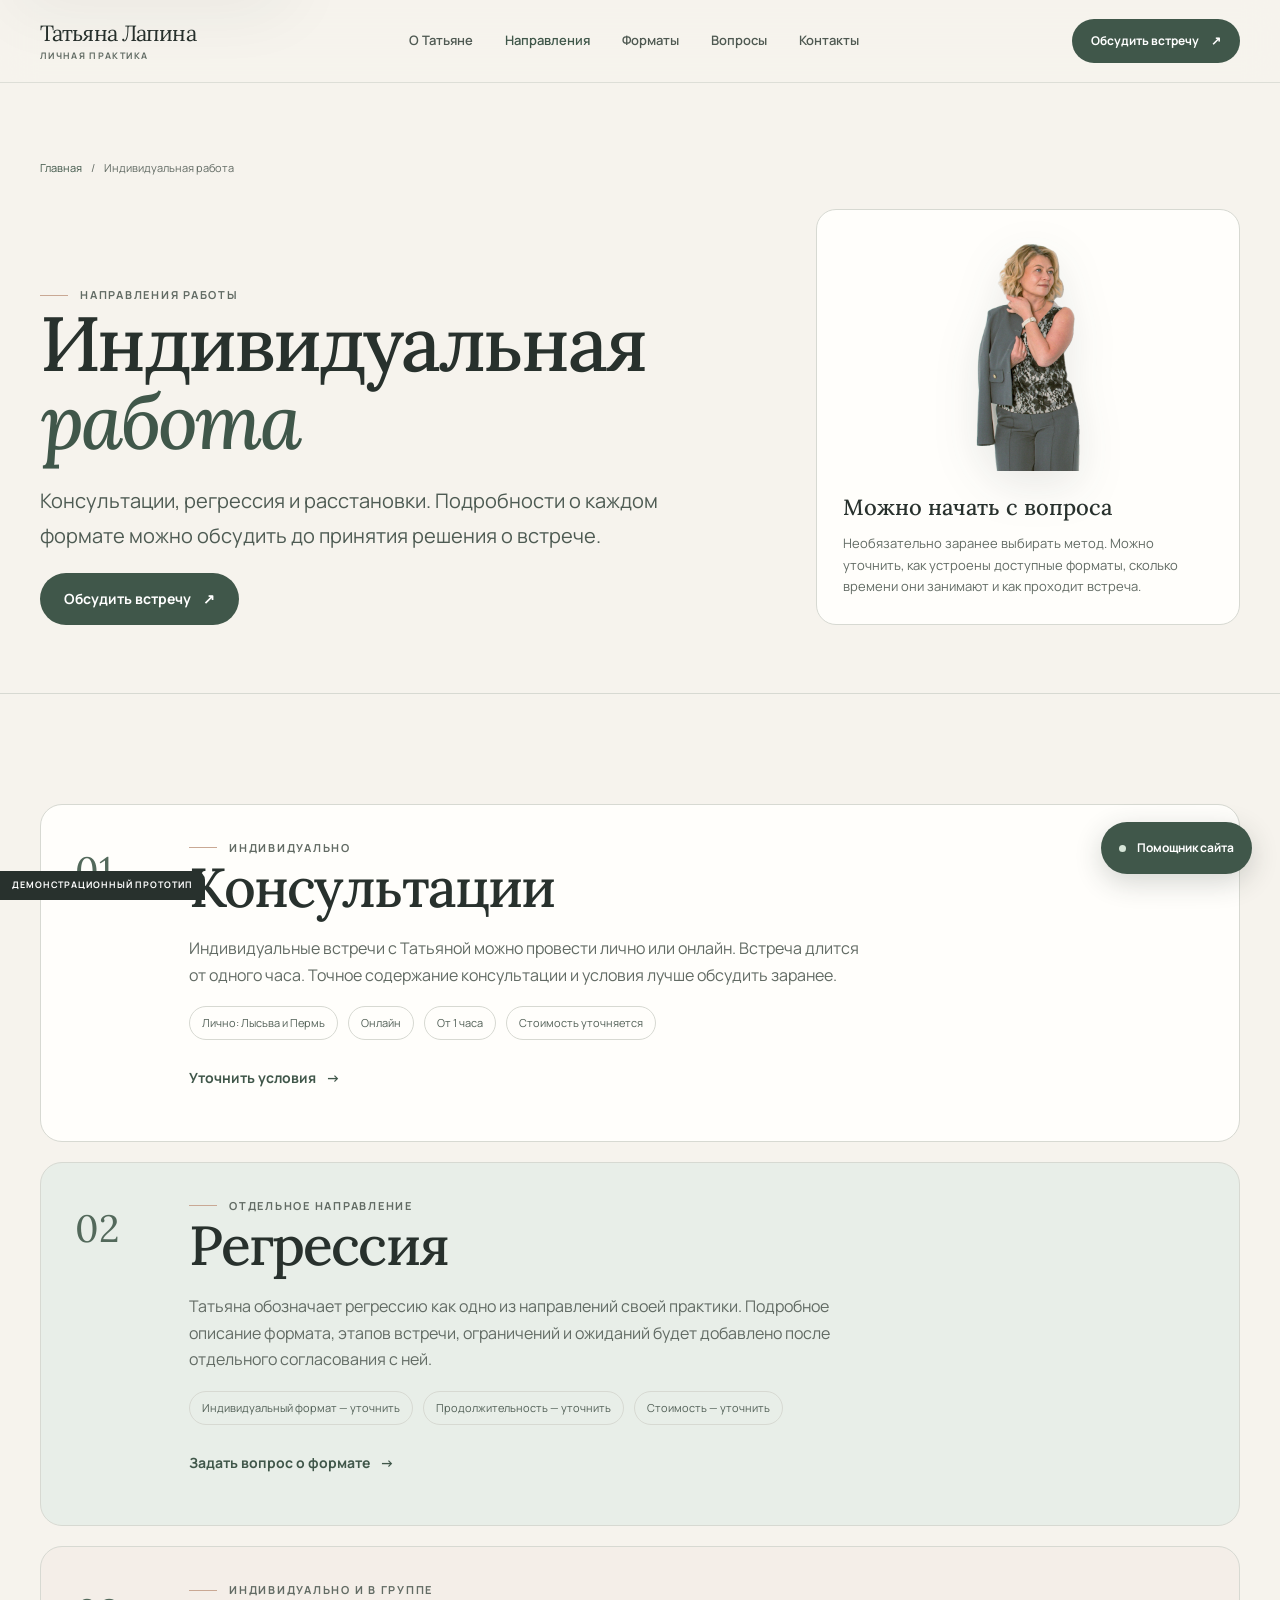
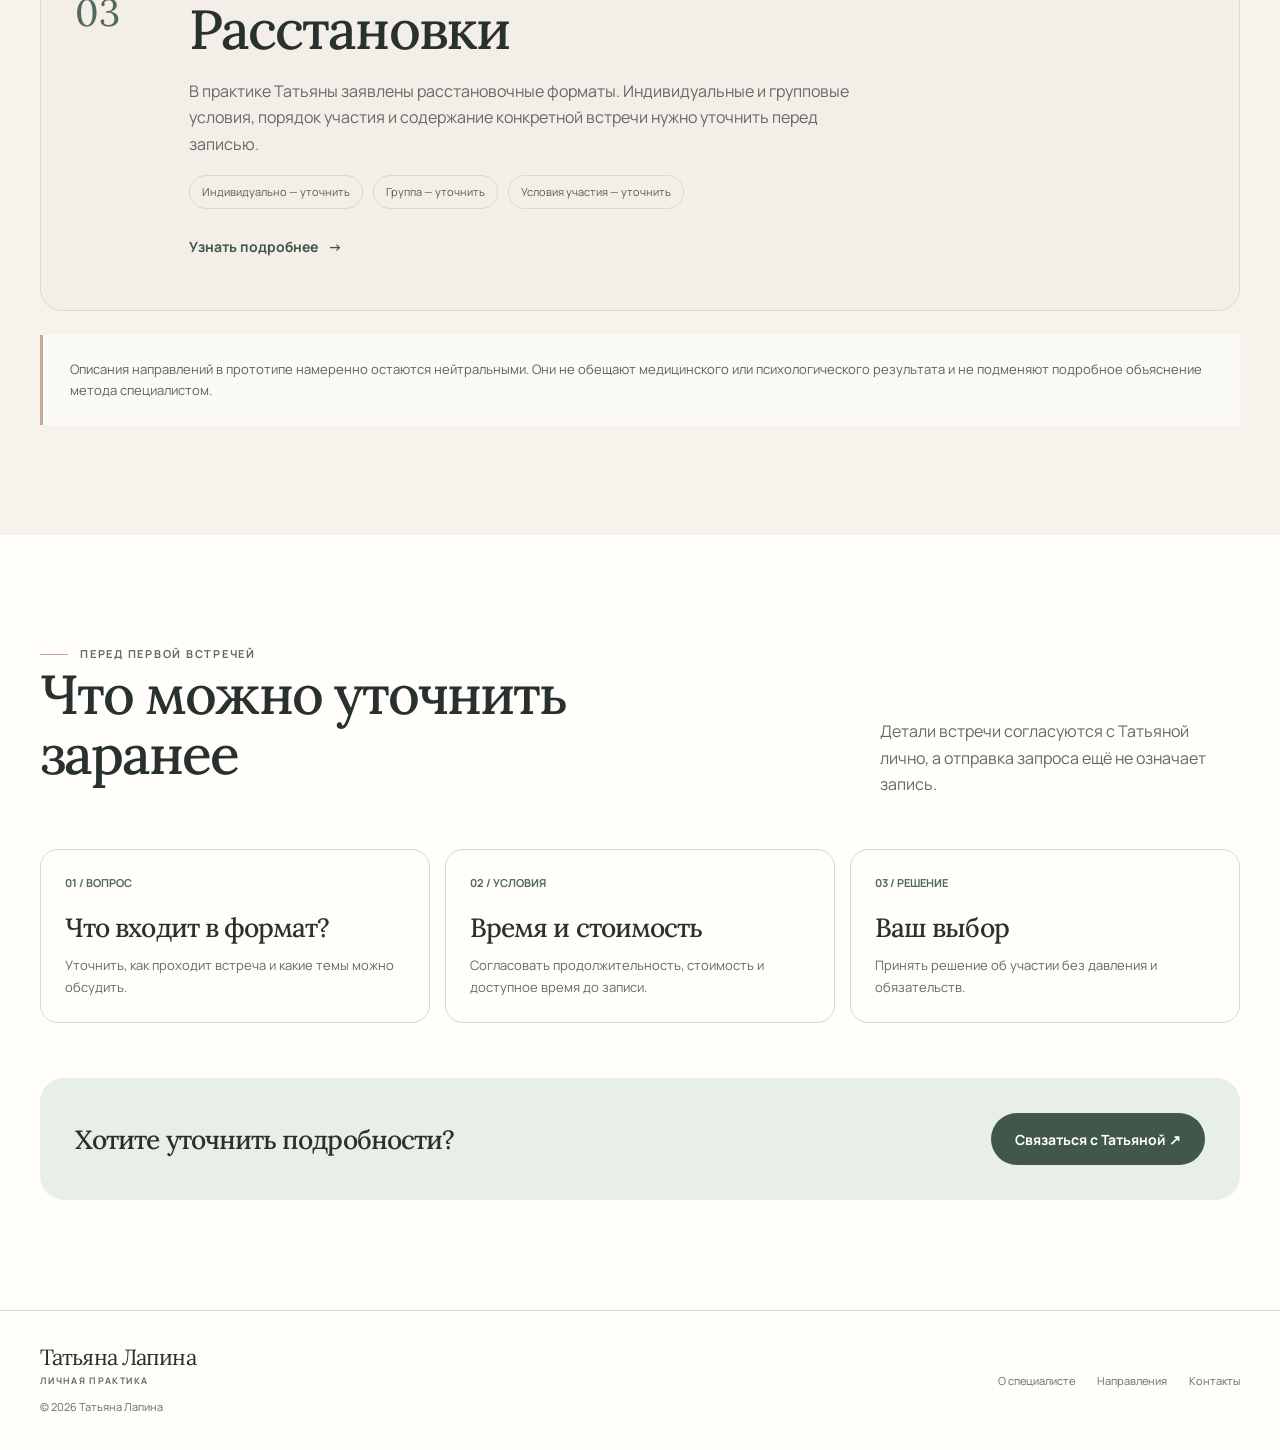
<file: individual.html>
<!doctype html>
<html lang="ru">
<head>
  <meta charset="utf-8">
  <meta name="viewport" content="width=device-width, initial-scale=1">
  <meta name="theme-color" content="#f6f3ed">
  <meta name="description" content="Индивидуальные консультации, регрессия и расстановки с Татьяной Лапиной.">
  <meta name="robots" content="noindex, nofollow">
  <meta property="og:type" content="website">
  <meta property="og:title" content="Индивидуальная работа — Татьяна Лапина">
  <meta property="og:description" content="Индивидуальные консультации, регрессия и расстановки с Татьяной Лапиной.">
  <link rel="icon" type="image/svg+xml" href="favicon.svg">
  <title>Индивидуальная работа — Татьяна Лапина</title>
  <link rel="preconnect" href="https://fonts.googleapis.com">
  <link rel="preconnect" href="https://fonts.gstatic.com" crossorigin>
  <link href="https://fonts.googleapis.com/css2?family=Lora:wght@400;500;600&family=Manrope:wght@400;500;600;700&display=swap" rel="stylesheet">
  <link rel="stylesheet" href="assets/styles.css">
</head><body class="page-individual-page">
  <a class="skip-link" href="#main-content">Перейти к основному содержимому</a><header class="site-header">
  <div class="container header-inner">
    <a class="brand" href="index.html" aria-label="Татьяна Лапина — на главную"><span class="brand-name">Татьяна Лапина</span><span class="brand-caption">Личная практика</span></a>
    <nav class="nav" id="main-nav" aria-label="Основная навигация">
      <a href="about.html">О Татьяне</a><a href="individual.html" aria-current="page">Направления</a><a href="groups.html">Форматы</a><a href="index.html#faq">Вопросы</a><a href="contacts.html">Контакты</a>
    </nav>
    <a class="button button-primary header-action" href="contacts.html">Обсудить встречу <span aria-hidden="true">↗</span></a>
    <button class="menu-toggle" type="button" aria-label="Открыть меню" aria-controls="main-nav" aria-expanded="false"><i></i></button>
  </div>
</header>
<main id="main-content" class="page-individual">
<section class="subhero"><div class="container">
  <div class="breadcrumbs"><a href="index.html">Главная</a><span>/</span><span>Индивидуальная работа</span></div>
  <div class="subhero-grid"><div><div class="eyebrow">Направления работы</div><h1>Индивидуальная <span style="color:var(--sage-deep);font-style:italic">работа</span></h1><p class="lead">Консультации, регрессия и расстановки. Подробности о каждом формате можно обсудить до принятия решения о встрече.</p><a class="button button-primary" href="contacts.html">Обсудить встречу <span aria-hidden="true">↗</span></a></div>
  <aside class="subhero-aside individual-aside">
    <img class="individual-aside-photo" src="./assets/photos/2-cutout.webp?v=20261119b" alt="Татьяна Лапина в сером жакете" width="1024" height="1536" loading="eager" decoding="async">
    <strong>Можно начать с вопроса</strong>
    <p>Необязательно заранее выбирать метод. Можно уточнить, как устроены доступные форматы, сколько времени они занимают и как проходит встреча.</p>
  </aside></div>
</div></section>
<section class="section"><div class="container">
  <div class="service-detail-list">
    <article class="service-detail" id="consultation"><div class="detail-number">01</div><div><div class="eyebrow">Индивидуально</div><h2>Консультации</h2><p>Индивидуальные встречи с Татьяной можно провести лично или онлайн. Встреча длится от одного часа. Точное содержание консультации и условия лучше обсудить заранее.</p><div class="detail-facts"><span>Лично: Лысьва и Пермь</span><span>Онлайн</span><span>От 1 часа</span><span>Стоимость уточняется</span></div><p style="margin-top:24px"><a class="text-link" href="contacts.html">Уточнить условия <span>→</span></a></p></div></article>
    <article class="service-detail" id="regression"><div class="detail-number">02</div><div><div class="eyebrow">Отдельное направление</div><h2>Регрессия</h2><p>Татьяна обозначает регрессию как одно из направлений своей практики. Подробное описание формата, этапов встречи, ограничений и ожиданий будет добавлено после отдельного согласования с ней.</p><div class="detail-facts"><span>Индивидуальный формат — уточнить</span><span>Продолжительность — уточнить</span><span>Стоимость — уточнить</span></div><p style="margin-top:24px"><a class="text-link" href="contacts.html">Задать вопрос о формате <span>→</span></a></p></div></article>
    <article class="service-detail" id="constellations"><div class="detail-number">03</div><div><div class="eyebrow">Индивидуально и в группе</div><h2>Расстановки</h2><p>В практике Татьяны заявлены расстановочные форматы. Индивидуальные и групповые условия, порядок участия и содержание конкретной встречи нужно уточнить перед записью.</p><div class="detail-facts"><span>Индивидуально — уточнить</span><span>Группа — уточнить</span><span>Условия участия — уточнить</span></div><p style="margin-top:24px"><a class="text-link" href="contacts.html">Узнать подробнее <span>→</span></a></p></div></article>
  </div>
  <div class="note-panel">Описания направлений в прототипе намеренно остаются нейтральными. Они не обещают медицинского или психологического результата и не подменяют подробное объяснение метода специалистом.</div>
</div></section>
<section class="section" style="background:var(--surface)"><div class="container">
  <div class="section-head"><div><div class="eyebrow">Перед первой встречей</div><h2>Что можно уточнить заранее</h2></div><p>Детали встречи согласуются с Татьяной лично, а отправка запроса ещё не означает запись.</p></div>
  <div class="process-grid">
    <article class="process-card"><span>01 / ВОПРОС</span><h3>Что входит в формат?</h3><p>Уточнить, как проходит встреча и какие темы можно обсудить.</p></article>
    <article class="process-card"><span>02 / УСЛОВИЯ</span><h3>Время и стоимость</h3><p>Согласовать продолжительность, стоимость и доступное время до записи.</p></article>
    <article class="process-card"><span>03 / РЕШЕНИЕ</span><h3>Ваш выбор</h3><p>Принять решение об участии без давления и обязательств.</p></article>
  </div>
  <div class="page-cta"><h3>Хотите уточнить подробности?</h3><a class="button button-primary" href="contacts.html">Связаться с Татьяной ↗</a></div>
</div></section>
</main><footer class="footer"><div class="container footer-inner">
  <div><a class="brand" href="index.html"><span class="brand-name">Татьяна Лапина</span><span class="brand-caption">Личная практика</span></a><div class="footer-copy" style="margin-top:12px">© <span id="year"></span> Татьяна Лапина</div></div>
  <div class="footer-links"><a href="about.html">О специалисте</a><a href="individual.html">Направления</a><a href="contacts.html">Контакты</a></div>
</div></footer>
<button class="chat-button" id="chat-toggle" type="button" aria-expanded="false" aria-controls="chat-panel"><span class="chat-dot"></span> Помощник сайта</button>
<div class="chat-panel" id="chat-panel" role="region" aria-label="Демонстрация помощника сайта"><strong>Помощник сайта</strong><p>Это демонстрация расположения будущего чата. Автоматические ответы и передача обращения Татьяне будут добавлены отдельно.</p><button type="button" id="chat-close">Закрыть окно</button></div>
<div class="demo-tag">Демонстрационный прототип</div>
<script src="assets/app.js" defer></script></body></html>
</file>
<file: assets/styles.css>
:root {
      color-scheme: light;
      --canvas: #f6f3ed;
      --surface: #fffefb;
      --ink: #28312d;
      --muted: #626b64;
      --sage: #879889;
      --sage-deep: #40574a;
      --sage-soft: #e8eee8;
      --clay: #c9a894;
      --line: #d7d9d2;
      --serif: "Lora", Georgia, serif;
      --sans: "Manrope", Arial, sans-serif;
      --container: 1200px;
      --radius: 22px;
      --shadow: 0 24px 70px rgba(40,49,45,.08);
    }
    * { box-sizing: border-box; }
    html { scroll-behavior: smooth; scroll-padding-top: 92px; }
    body { margin: 0; background: var(--canvas); color: var(--ink); font-family: var(--sans); font-size: 16px; line-height: 1.65; }
    body.menu-open { overflow: hidden; }
    a { color: inherit; text-decoration: none; }
    button, input, select, textarea { font: inherit; }
    button, a { -webkit-tap-highlight-color: transparent; }
    button:focus-visible, a:focus-visible, input:focus-visible, select:focus-visible, textarea:focus-visible, summary:focus-visible { outline: 3px solid #718777; outline-offset: 3px; }
    img { display: block; max-width: 100%; }
    .container { width: min(var(--container), calc(100% - 64px)); margin-inline: auto; }
    .eyebrow { display: flex; align-items: center; gap: 12px; color: var(--muted); font-size: 11px; font-weight: 700; letter-spacing: .16em; text-transform: uppercase; }
    .eyebrow::before { content: ""; width: 28px; height: 1px; background: var(--clay); }
    h1, h2, h3, p { margin-top: 0; }
    h1, h2, h3 { font-family: var(--serif); font-weight: 500; letter-spacing: -.035em; }
    h1 { max-width: 690px; margin-bottom: 22px; font-size: clamp(3.1rem, 7vw, 6.35rem); line-height: 1.02; }
    h2 { margin-bottom: 18px; font-size: clamp(2.3rem, 4.3vw, 4rem); line-height: 1.1; }
    h3 { margin-bottom: 12px; font-size: 1.65rem; line-height: 1.2; }
    .lead { max-width: 650px; color: #4e5b53; font-size: clamp(1.05rem, 1.6vw, 1.25rem); line-height: 1.75; }
    .muted { color: var(--muted); }
    .section { padding: 110px 0; }
    .section-head { display: flex; align-items: end; justify-content: space-between; gap: 48px; margin-bottom: 46px; }
    .section-head > div { max-width: 700px; }
    .section-head p { max-width: 360px; margin: 0 0 5px; color: var(--muted); }
    .button { display: inline-flex; min-height: 52px; align-items: center; justify-content: center; gap: 12px; padding: 13px 23px; border: 1px solid transparent; border-radius: 999px; cursor: pointer; font-size: 14px; font-weight: 700; transition: background .2s ease, color .2s ease, border-color .2s ease, transform .2s ease; }
    .button:hover { transform: translateY(-2px); }
    .button-primary { background: var(--sage-deep); color: white; }
    .button-primary:hover { background: #35483c; }
    .button-secondary { border-color: #89958b; background: transparent; color: var(--ink); }
    .button-secondary:hover { background: var(--sage-soft); }
    .text-link { display: inline-flex; align-items: center; gap: 10px; color: var(--sage-deep); font-size: 14px; font-weight: 700; }
    .text-link span { transition: transform .2s ease; }
    .text-link:hover span { transform: translateX(4px); }
    .site-header { position: sticky; z-index: 50; top: 0; border-bottom: 1px solid rgba(215,217,210,.8); background: rgba(246,243,237,.92); backdrop-filter: blur(16px); }
    .header-inner { display: flex; min-height: 82px; align-items: center; justify-content: space-between; gap: 30px; }
    .brand { display: inline-flex; flex-direction: column; line-height: 1.15; }
    .brand-name { font-family: var(--serif); font-size: 22px; letter-spacing: -.04em; }
    .brand-caption { margin-top: 5px; color: var(--muted); font-size: 9px; font-weight: 700; letter-spacing: .15em; text-transform: uppercase; }
    .nav { display: flex; align-items: center; gap: clamp(18px, 2.5vw, 34px); }
    .nav a { color: #4f5952; font-size: 13px; font-weight: 600; transition: color .2s ease; }
    .nav a:hover { color: var(--sage-deep); }
    .header-action { min-height: 44px; padding: 10px 18px; font-size: 12px; }
    .menu-toggle { display: none; width: 46px; height: 46px; align-items: center; justify-content: center; border: 1px solid var(--line); border-radius: 50%; background: var(--surface); color: var(--ink); cursor: pointer; }
    .menu-toggle i, .menu-toggle i::before, .menu-toggle i::after { display: block; width: 17px; height: 1.5px; background: currentColor; content: ""; transition: transform .2s ease; }
    .menu-toggle i { position: relative; }
    .menu-toggle i::before { position: absolute; top: -6px; }
    .menu-toggle i::after { position: absolute; top: 6px; }
    .menu-toggle[aria-expanded="true"] i { background: transparent; }
    .menu-toggle[aria-expanded="true"] i::before { top: 0; transform: rotate(45deg); }
    .menu-toggle[aria-expanded="true"] i::after { top: 0; transform: rotate(-45deg); }
    .hero { position: relative; overflow: hidden; padding: 92px 0 106px; }
    .hero::before { position: absolute; top: -220px; right: -180px; width: 650px; height: 650px; border: 1px solid rgba(135,152,137,.2); border-radius: 50%; content: ""; }
    .hero::after { position: absolute; top: -145px; right: -110px; width: 510px; height: 510px; border: 1px solid rgba(201,168,148,.24); border-radius: 50%; content: ""; }
    .hero-grid { position: relative; z-index: 1; display: grid; grid-template-columns: 1.05fr .95fr; align-items: center; gap: clamp(48px, 8vw, 110px); }
    .hero-copy { padding: 20px 0; }
    .hero h1 span { display: block; color: var(--sage-deep); font-style: italic; }
    .role-line { margin: 0 0 22px; color: var(--sage-deep); font-size: 12px; font-weight: 700; letter-spacing: .13em; text-transform: uppercase; }
    .hero-actions { display: flex; flex-wrap: wrap; align-items: center; gap: 14px; margin-top: 34px; }
    .hero-meta { display: flex; flex-wrap: wrap; gap: 18px; margin-top: 43px; color: var(--muted); font-size: 12px; }
    .hero-meta span { display: inline-flex; align-items: center; gap: 8px; }
    .hero-meta span::before { width: 5px; height: 5px; border-radius: 50%; background: var(--clay); content: ""; }
    .portrait-stage { position: relative; min-height: 590px; }
    .portrait-card { position: absolute; inset: 0 34px 25px 22px; overflow: hidden; border-radius: 46% 46% 24px 24px; background: #e5e6dc; }
    .portrait-card::before { position: absolute; inset: 0; background: radial-gradient(ellipse at 52% 34%, rgba(255,254,251,.88) 0 12%, transparent 12.4%), radial-gradient(ellipse at 52% 70%, rgba(135,152,137,.34) 0 30%, transparent 30.4%), linear-gradient(145deg, #e8e9df 5%, #d8dfd4 55%, #c6d0c3 100%); content: ""; }
    .portrait-ring { position: absolute; top: 8%; left: 12%; width: 75%; aspect-ratio: 1; border: 1px solid rgba(64,87,74,.26); border-radius: 50%; }
    .portrait-ring::after { position: absolute; inset: 8%; border: 1px solid rgba(64,87,74,.17); border-radius: 50%; content: ""; }
    .portrait-note { position: absolute; right: 0; bottom: 0; width: 220px; padding: 20px 22px; border: 1px solid rgba(215,217,210,.9); border-radius: 18px; background: var(--surface); box-shadow: var(--shadow); }
    .portrait-note strong { display: block; font-family: var(--serif); font-size: 19px; font-weight: 500; }
    .portrait-note small { display: block; margin-top: 5px; color: var(--muted); font-size: 11px; line-height: 1.5; }
    .portrait-stamp { position: absolute; top: 11%; right: 0; display: grid; width: 94px; height: 94px; place-items: center; border-radius: 50%; background: var(--clay); color: #fffefb; font-family: var(--serif); font-size: 14px; line-height: 1.25; text-align: center; transform: rotate(9deg); }
    .strip { border-top: 1px solid var(--line); border-bottom: 1px solid var(--line); background: rgba(255,254,251,.56); }
    .strip-inner { display: flex; justify-content: space-between; gap: 24px; padding: 22px 0; color: var(--muted); font-size: 11px; font-weight: 700; letter-spacing: .1em; text-transform: uppercase; }
    .strip-inner span { white-space: nowrap; }
    .intro-grid { display: grid; grid-template-columns: .8fr 1.2fr; gap: 100px; align-items: start; }
    .intro-aside { position: sticky; top: 125px; }
    .intro-aside .quote-mark { color: var(--clay); font-family: var(--serif); font-size: 86px; line-height: .7; }
    .intro-aside p { max-width: 290px; color: var(--muted); font-family: var(--serif); font-size: 25px; line-height: 1.4; }
    .topic-grid { display: grid; grid-template-columns: repeat(3, 1fr); gap: 14px; }
    .topic { min-height: 138px; padding: 24px; border: 1px solid var(--line); border-radius: 18px; background: rgba(255,254,251,.55); }
    .topic-number { display: block; margin-bottom: 23px; color: #53695b; font-size: 11px; font-weight: 700; letter-spacing: .12em; }
    .topic p { margin: 0; font-family: var(--serif); font-size: 19px; line-height: 1.35; }
    .services { background: var(--surface); }
    .service-grid { display: grid; grid-template-columns: repeat(3, 1fr); gap: 18px; }
    .service-card { position: relative; display: flex; min-height: 328px; flex-direction: column; align-items: flex-start; padding: 30px; overflow: hidden; border: 1px solid var(--line); border-radius: var(--radius); background: var(--surface); transition: transform .25s ease, box-shadow .25s ease; }
    .service-card:hover { transform: translateY(-5px); box-shadow: var(--shadow); }
    .service-card:nth-child(2) { background: var(--sage-soft); }
    .service-card:nth-child(3) { background: #f4eee8; }
    .service-symbol { display: grid; width: 48px; height: 48px; margin-bottom: 42px; place-items: center; border: 1px solid rgba(64,87,74,.24); border-radius: 50%; color: var(--sage-deep); font-family: var(--serif); font-size: 20px; }
    .service-card p { max-width: 310px; margin-bottom: 28px; color: var(--muted); font-size: 14px; }
    .service-card .text-link { margin-top: auto; }
    .formats-grid { display: grid; grid-template-columns: 1fr 1fr; gap: 20px; }
    .format-card { display: grid; grid-template-columns: 70px 1fr; gap: 20px; padding: 34px; border: 1px solid var(--line); border-radius: var(--radius); background: var(--surface); }
    .format-icon { display: grid; width: 62px; height: 62px; place-items: center; border-radius: 50%; background: var(--sage-soft); color: var(--sage-deep); font-family: var(--serif); font-size: 25px; }
    .format-card p { margin: 0; color: var(--muted); font-size: 14px; }
    .groups { background: #e8eee8; }
    .group-layout { display: grid; grid-template-columns: .8fr 1.2fr; gap: 90px; align-items: start; }
    .group-list { border-top: 1px solid rgba(64,87,74,.25); }
    .group-row { display: grid; grid-template-columns: 55px 1fr; gap: 16px; padding: 22px 0; border-bottom: 1px solid rgba(64,87,74,.25); }
    .group-row span { color: #53695b; font-size: 12px; font-weight: 700; }
    .group-row h3 { margin: 0; font-size: 23px; }
    .group-note { margin-top: 25px; color: #59665d; font-size: 13px; }
    .about-grid { display: grid; grid-template-columns: .95fr 1.05fr; align-items: center; gap: 90px; }
    .about-visual { position: relative; min-height: 480px; overflow: hidden; border-radius: 48% 48% 24px 24px; background: linear-gradient(155deg, #dfe5db, #c9d3c6); }
    .about-visual::before { position: absolute; top: 12%; left: 15%; width: 70%; aspect-ratio: 1; border: 1px solid rgba(64,87,74,.28); border-radius: 50%; content: ""; }
    .about-visual::after { position: absolute; right: 10%; bottom: 0; left: 10%; height: 44%; border-radius: 50% 50% 0 0; background: rgba(255,254,251,.38); content: ""; }
    .about-visual-label { position: absolute; z-index: 1; right: 22px; bottom: 24px; left: 22px; color: #536257; font-size: 11px; font-weight: 700; letter-spacing: .1em; text-align: center; text-transform: uppercase; }
    .about-copy p { color: var(--muted); }
    .about-copy .lead { color: var(--ink); }
    .about-checks { display: grid; gap: 12px; margin: 28px 0 32px; padding: 0; list-style: none; }
    .about-checks li { display: flex; gap: 12px; color: #4f5c53; font-size: 14px; }
    .about-checks li::before { flex: 0 0 7px; width: 7px; height: 7px; margin-top: 9px; border-radius: 50%; background: var(--clay); content: ""; }
    .faq { background: var(--surface); }
    .faq-layout { display: grid; grid-template-columns: .7fr 1.3fr; gap: 100px; }
    .faq-list { border-top: 1px solid var(--line); }
    details { border-bottom: 1px solid var(--line); }
    summary { display: flex; min-height: 76px; align-items: center; justify-content: space-between; gap: 24px; cursor: pointer; font-family: var(--serif); font-size: 20px; list-style: none; }
    summary::-webkit-details-marker { display: none; }
    summary::after { flex: 0 0 28px; display: grid; width: 28px; height: 28px; place-items: center; border: 1px solid var(--line); border-radius: 50%; color: var(--sage-deep); content: "+"; font-family: var(--sans); font-size: 17px; }
    details[open] summary::after { content: "−"; }
    .faq-answer { max-width: 690px; padding: 0 42px 23px 0; color: var(--muted); font-size: 14px; }
    .contact { position: relative; overflow: hidden; }
    .contact::after { position: absolute; right: -240px; bottom: -370px; width: 650px; height: 650px; border: 1px solid rgba(135,152,137,.25); border-radius: 50%; content: ""; }
    .contact-grid { position: relative; z-index: 1; display: grid; grid-template-columns: .9fr 1.1fr; gap: 90px; }
    .contact-info p { color: var(--muted); }
    .contact-details { display: grid; gap: 17px; margin-top: 32px; }
    .contact-details div { display: flex; flex-direction: column; gap: 3px; }
    .contact-details strong { font-size: 13px; }
    .contact-details span { color: var(--muted); font-size: 13px; }
    .form-card { padding: 36px; border: 1px solid var(--line); border-radius: 26px; background: var(--surface); box-shadow: var(--shadow); }
    .form-card h3 { margin-bottom: 8px; font-size: 27px; }
    .form-intro { margin-bottom: 26px; color: var(--muted); font-size: 13px; }
    .form-grid { display: grid; grid-template-columns: 1fr 1fr; gap: 17px; }
    .field { display: flex; flex-direction: column; gap: 7px; }
    .field.full { grid-column: 1 / -1; }
    .field label { font-size: 12px; font-weight: 700; }
    .field input, .field select, .field textarea { width: 100%; min-height: 50px; padding: 12px 14px; border: 1px solid #9ba69c; border-radius: 10px; background: #fff; color: var(--ink); }
    .field textarea { min-height: 100px; resize: vertical; }
    .form-foot { display: flex; align-items: start; gap: 11px; margin: 18px 0 22px; color: var(--muted); font-size: 11px; }
    .form-foot input { margin-top: 4px; accent-color: var(--sage-deep); }
    .form-message { min-height: 22px; margin: 13px 0 0; color: var(--sage-deep); font-size: 12px; }
    .footer { padding: 34px 0; border-top: 1px solid var(--line); background: var(--surface); }
    .footer-inner { display: flex; align-items: center; justify-content: space-between; gap: 24px; }
    .footer-copy { color: var(--muted); font-size: 11px; }
    .footer-links { display: flex; flex-wrap: wrap; gap: 22px; }
    .footer-links a { color: var(--muted); font-size: 11px; }
    .chat-button { position: fixed; z-index: 60; right: 28px; bottom: 26px; display: flex; min-height: 52px; align-items: center; gap: 11px; padding: 10px 18px; border: 0; border-radius: 999px; background: var(--sage-deep); box-shadow: 0 8px 28px rgba(40,49,45,.2); color: white; cursor: pointer; font-size: 12px; font-weight: 700; }
    .chat-button .chat-dot { width: 7px; height: 7px; border-radius: 50%; background: #d6e5d8; }
    .chat-panel { position: fixed; z-index: 61; right: 28px; bottom: 90px; display: none; width: min(340px, calc(100vw - 32px)); padding: 22px; border: 1px solid var(--line); border-radius: 20px; background: var(--surface); box-shadow: var(--shadow); }
    .chat-panel.is-open { display: block; }
    .chat-panel strong { display: block; margin-bottom: 7px; font-family: var(--serif); font-size: 20px; font-weight: 500; }
    .chat-panel p { margin-bottom: 14px; color: var(--muted); font-size: 12px; }
    .chat-panel button { padding: 0; border: 0; background: none; color: var(--sage-deep); cursor: pointer; font-size: 12px; font-weight: 700; }
    .demo-tag { position: fixed; z-index: 80; bottom: 0; left: 0; padding: 7px 12px; border-radius: 0 9px 0 0; background: #28312d; color: white; font-size: 9px; font-weight: 700; letter-spacing: .1em; text-transform: uppercase; }
    @media (max-width: 980px) {
      .container { width: min(var(--container), calc(100% - 48px)); }
      .nav { gap: 16px; }
      .header-action { display: none; }
      .hero-grid { gap: 45px; }
      .portrait-stage { min-height: 500px; }
      .section { padding: 86px 0; }
      .intro-grid, .group-layout, .faq-layout { gap: 55px; }
      .contact-grid, .about-grid { gap: 55px; }
    }
    @media (max-width: 720px) {
      html { scroll-padding-top: 72px; }
      .container { width: calc(100% - 40px); }
      .header-inner { min-height: 68px; }
      .menu-toggle { display: inline-flex; }
      .nav { position: fixed; top: 68px; right: 0; left: 0; display: none; flex-direction: column; align-items: stretch; gap: 0; padding: 12px 20px 22px; border-bottom: 1px solid var(--line); background: var(--canvas); }
      .nav.is-open { display: flex; }
      .nav a { padding: 13px 4px; border-bottom: 1px solid var(--line); font-size: 15px; }
      .hero { padding: 55px 0 65px; }
      .hero-grid { grid-template-columns: 1fr; gap: 34px; }
      h1 { max-width: 530px; font-size: clamp(3.1rem, 14vw, 5rem); }
      .role-line { font-size: 10px; }
      .lead { font-size: 17px; }
      .hero-meta { margin-top: 27px; }
      .portrait-stage { min-height: 430px; margin: 0 4px; }
      .portrait-card { inset: 0 26px 20px 12px; }
      .portrait-stamp { top: 8%; width: 77px; height: 77px; font-size: 12px; }
      .portrait-note { width: 190px; padding: 15px 17px; }
      .strip-inner { flex-wrap: wrap; justify-content: center; gap: 12px 20px; font-size: 9px; }
      .section { padding: 70px 0; }
      .section-head { display: block; margin-bottom: 30px; }
      .section-head p { margin-top: 14px; }
      .intro-grid, .group-layout, .faq-layout, .contact-grid, .about-grid { grid-template-columns: 1fr; gap: 34px; }
      .intro-aside { position: static; }
      .intro-aside p { max-width: 440px; font-size: 22px; }
      .topic-grid { grid-template-columns: 1fr 1fr; gap: 10px; }
      .topic { min-height: 122px; padding: 17px; }
      .topic-number { margin-bottom: 17px; }
      .topic p { font-size: 16px; }
      .service-grid { grid-template-columns: 1fr; gap: 12px; }
      .service-card { min-height: 260px; padding: 24px; }
      .service-symbol { margin-bottom: 27px; }
      .formats-grid { grid-template-columns: 1fr; gap: 12px; }
      .format-card { grid-template-columns: 54px 1fr; gap: 16px; padding: 22px; }
      .format-icon { width: 50px; height: 50px; }
      .about-visual { min-height: 360px; }
      .form-card { padding: 25px 21px; }
      .footer-inner { align-items: flex-start; flex-direction: column; }
      .chat-button { right: 16px; bottom: 18px; min-height: 48px; }
      .chat-panel { right: 16px; bottom: 77px; }
    }
    @media (max-width: 440px) {
      .container { width: calc(100% - 32px); }
      .hero-actions { align-items: stretch; flex-direction: column; }
      .hero-actions .button { width: 100%; }
      .portrait-stage { min-height: 365px; }
      .topic-grid { grid-template-columns: 1fr; }
      .topic { min-height: 100px; }
      .topic-number { margin-bottom: 10px; }
      .group-row { grid-template-columns: 35px 1fr; }
      .group-row h3 { font-size: 20px; }
      .form-grid { grid-template-columns: 1fr; }
      .field.full { grid-column: auto; }
      summary { min-height: 70px; font-size: 18px; }
      .footer-links { gap: 14px; }
    }
    @media (prefers-reduced-motion: reduce) {
      *, *::before, *::after { scroll-behavior: auto !important; animation-duration: .01ms !important; animation-iteration-count: 1 !important; transition-duration: .01ms !important; }
    }

/* Secondary page templates */
.subhero { padding: 76px 0 68px; border-bottom: 1px solid var(--line); }
.breadcrumbs { display:flex; flex-wrap:wrap; gap:9px; margin-bottom:32px; color:var(--muted); font-size:11px; }
.breadcrumbs a { color:var(--sage-deep); }
.subhero-grid { display:grid; grid-template-columns:1.25fr .75fr; gap:70px; align-items:end; }
.subhero h1 { font-size:clamp(3rem,6vw,5.4rem); }
.subhero-aside { padding:26px; border:1px solid var(--line); border-radius:20px; background:var(--surface); }
.subhero-aside strong { display:block; margin-bottom:8px; font-family:var(--serif); font-size:22px; font-weight:500; }
.subhero-aside p { margin:0; color:var(--muted); font-size:13px; }
.content-narrow { max-width:790px; }
.service-detail-list { display:grid; gap:20px; }
.service-detail { display:grid; grid-template-columns:90px 1fr; gap:24px; padding:34px; border:1px solid var(--line); border-radius:22px; background:var(--surface); scroll-margin-top:100px; }
.service-detail:nth-child(2) { background:var(--sage-soft); }
.service-detail:nth-child(3) { background:#f4eee8; }
.detail-number { color:#53695b; font-family:var(--serif); font-size:38px; }
.service-detail p { max-width:680px; color:var(--muted); }
.detail-facts { display:flex; flex-wrap:wrap; gap:10px; margin-top:18px; }
.detail-facts span { padding:7px 12px; border:1px solid var(--line); border-radius:999px; color:#526057; font-size:11px; }
.note-panel { margin-top:24px; padding:24px 27px; border-left:3px solid var(--clay); background:rgba(255,254,251,.7); color:#59645c; font-size:13px; }
.group-format-grid { display:grid; grid-template-columns:1fr 1fr; gap:16px; }
.group-format-card { min-height:210px; padding:27px; border:1px solid var(--line); border-radius:20px; background:var(--surface); }
.group-format-card .topic-number { margin-bottom:29px; }
.group-format-card p { margin:0; color:var(--muted); font-size:13px; }
.process-grid { display:grid; grid-template-columns:repeat(3,1fr); gap:15px; margin-top:28px; }
.process-card { padding:24px; border:1px solid var(--line); border-radius:18px; background:var(--surface); }
.process-card span { display:block; margin-bottom:20px; color:#53695b; font-size:11px; font-weight:700; }
.process-card p { margin:0; color:var(--muted); font-size:13px; }
.about-story { display:grid; grid-template-columns:.8fr 1.2fr; gap:70px; align-items:start; }
.about-story-visual { position:sticky; top:115px; }
.about-story-visual .about-visual { min-height:500px; }
.education-list { margin:24px 0 0; padding:0; list-style:none; border-top:1px solid var(--line); }
.education-list li { padding:17px 0; border-bottom:1px solid var(--line); color:var(--muted); font-size:13px; }
.contact-methods { display:grid; grid-template-columns:repeat(3,1fr); gap:14px; margin-top:30px; }
.contact-method { padding:23px; border:1px solid var(--line); border-radius:18px; background:var(--surface); }
.contact-method strong { display:block; margin-bottom:8px; font-family:var(--serif); font-size:20px; font-weight:500; }
.contact-method p { margin:0; color:var(--muted); font-size:12px; }
.page-cta { display:flex; align-items:center; justify-content:space-between; gap:30px; margin-top:55px; padding:35px; border-radius:24px; background:var(--sage-soft); }
.page-cta h3 { margin:0; }
@media (max-width:720px) {
  .subhero { padding:52px 0; }
  .subhero-grid,.about-story { grid-template-columns:1fr; gap:28px; }
  .subhero-aside { padding:21px; }
  .service-detail { grid-template-columns:42px 1fr; gap:15px; padding:22px; }
  .detail-number { font-size:27px; }
  .group-format-grid,.process-grid,.contact-methods { grid-template-columns:1fr; }
  .about-story-visual { position:static; }
  .about-story-visual .about-visual { min-height:340px; }
  .page-cta { align-items:flex-start; flex-direction:column; padding:25px; }
}


/* Prototype polish: explicit portrait placeholder, restrained details and focus */
.portrait-card::before {
  background:
    radial-gradient(circle at 78% 16%, rgba(255,254,251,.68) 0 1px, transparent 2px),
    radial-gradient(circle at 19% 74%, rgba(255,254,251,.6) 0 1px, transparent 2px),
    linear-gradient(145deg, #e9ece4 0%, #dce4d9 48%, #cbd7cb 100%);
}
.portrait-placeholder {
  position:absolute;
  z-index:2;
  inset:0;
  display:flex;
  align-items:center;
  justify-content:center;
  flex-direction:column;
  gap:12px;
  padding:34px;
  text-align:center;
}
.portrait-placeholder::before {
  width:68px;
  height:68px;
  margin-bottom:5px;
  border:1px solid rgba(64,87,74,.3);
  border-radius:50%;
  background:rgba(255,254,251,.28);
  content:"";
}
.portrait-placeholder span {
  color:#53695b;
  font-size:10px;
  font-weight:700;
  letter-spacing:.17em;
}
.portrait-placeholder strong {
  color:#40574a;
  font-family:var(--serif);
  font-size:clamp(26px,3vw,39px);
  font-weight:500;
  letter-spacing:-.04em;
}
.portrait-placeholder small {
  color:#68766c;
  font-size:11px;
}
.portrait-ring { pointer-events:none; }
.about-visual {
  background:
    radial-gradient(circle at 76% 18%, rgba(255,254,251,.56) 0 1px, transparent 2px),
    linear-gradient(155deg, #e6ebe2, #cbd7cb);
}
.about-visual::after {
  background:linear-gradient(180deg, rgba(255,254,251,.14), rgba(255,254,251,.58));
}
.button:active { transform:translateY(0); }
.nav a[aria-current="page"] { color:var(--sage-deep); }
@media (hover:hover) {
  .topic { transition:background .2s ease, border-color .2s ease, transform .2s ease; }
  .topic:hover { transform:translateY(-2px); border-color:#b7c2b8; background:var(--surface); }
  .format-card { transition:transform .2s ease, border-color .2s ease; }
  .format-card:hover { transform:translateY(-3px); border-color:#b7c2b8; }
}
@media print {
  .site-header,.chat-button,.chat-panel,.demo-tag { display:none !important; }
  .section,.hero,.subhero { break-inside:avoid; }
  body { background:#fff; }
}


.skip-link {
  position:absolute;
  z-index:120;
  top:-70px;
  left:16px;
  padding:12px 18px;
  border:2px solid var(--sage-deep);
  border-radius:12px;
  background:var(--surface);
  color:var(--ink);
  font-size:13px;
  font-weight:700;
  box-shadow:var(--shadow);
}
.skip-link:focus { top:12px; }
.anchor-target { position:absolute; top:0; left:0; }

/* Mobile fit: individual directions page only */
@media (max-width: 440px) {
  .page-individual .subhero h1 {
    font-size: clamp(2.15rem, 10vw, 2.8rem);
    line-height: 1.08;
  }

  .page-individual .service-detail {
    grid-template-columns: 32px minmax(0, 1fr);
    gap: 12px;
    padding: 20px 17px;
  }

  .page-individual .service-detail > div:last-child {
    min-width: 0;
  }

  .page-individual .service-detail .eyebrow {
    gap: 8px;
    font-size: 9px;
    letter-spacing: .11em;
  }

  .page-individual .detail-facts {
    gap: 7px;
  }

  .page-individual .detail-facts span {
    max-width: 100%;
    padding: 6px 9px;
    font-size: 10px;
    overflow-wrap: anywhere;
  }

  .page-individual .note-panel {
    padding: 19px 20px;
  }

  .page-individual .process-card {
    min-width: 0;
    padding: 21px;
  }
}

@media (max-width: 360px) {
  .page-individual .subhero h1 {
    font-size: clamp(2.1rem, 10vw, 2.35rem);
  }

  .page-individual .service-detail {
    grid-template-columns: 29px minmax(0, 1fr);
    gap: 10px;
    padding: 18px 15px;
  }
}


/* Prevent tiny horizontal page drift on phones: directions page only */
@media (max-width: 720px) {
  html:has(body.page-individual-page) {
    overflow-x: clip;
  }

  body.page-individual-page {
    width: 100%;
    max-width: 100%;
    overflow-x: clip;
  }

  body.page-individual-page .page-individual {
    width: 100%;
    max-width: 100%;
    min-width: 0;
    overflow-x: clip;
  }

  body.page-individual-page .page-individual .container,
  body.page-individual-page .page-individual .subhero-grid,
  body.page-individual-page .page-individual .service-detail-list,
  body.page-individual-page .page-individual .service-detail,
  body.page-individual-page .page-individual .process-grid,
  body.page-individual-page .page-individual .process-card {
    min-width: 0;
    max-width: 100%;
  }

  body.page-individual-page .page-individual h1,
  body.page-individual-page .page-individual h2,
  body.page-individual-page .page-individual h3,
  body.page-individual-page .page-individual p,
  body.page-individual-page .page-individual a,
  body.page-individual-page .page-individual span {
    overflow-wrap: anywhere;
  }
}
 
/* Mobile fix: keep the individual-page question callout inside the viewport */
@media (max-width: 720px) {
  body.page-individual-page .page-individual .subhero-grid {
    grid-template-columns: minmax(0, 1fr);
    gap: 22px;
  }

  body.page-individual-page .page-individual .subhero-grid > *,
  body.page-individual-page .page-individual .subhero-aside {
    box-sizing: border-box;
    width: 100%;
    min-width: 0;
    max-width: 100%;
  }

  body.page-individual-page .page-individual .subhero-aside {
    padding: 18px 17px;
    overflow-wrap: anywhere;
  }

  body.page-individual-page .page-individual .subhero-aside strong,
  body.page-individual-page .page-individual .subhero-aside p {
    min-width: 0;
    max-width: 100%;
    overflow-wrap: anywhere;
  }
}

/* Trust-first visitor path and explicit demo-form state */
.first-step-section {
  padding-top: 0;
  padding-bottom: 82px;
}
.first-step-cta {
  align-items: center;
  gap: 32px;
}
.first-step-copy {
  max-width: 690px;
}
.first-step-copy .eyebrow {
  margin-bottom: 14px;
}
.first-step-copy h3 {
  margin-bottom: 12px;
  font-size: clamp(1.7rem, 3vw, 2.2rem);
}
.first-step-copy p {
  margin: 0;
  color: var(--muted);
  font-size: 13px;
}
.first-step-actions {
  display: flex;
  min-width: 220px;
  flex-direction: column;
  align-items: flex-start;
  gap: 15px;
}
.demo-form-notice {
  margin: 0 0 20px;
  padding: 14px 16px;
  border: 1px solid var(--line);
  border-radius: 12px;
  background: rgba(255,254,251,.72);
  color: #59645c;
  font-size: 12px;
  line-height: 1.6;
}
@media (max-width: 720px) {
  .first-step-section {
    padding-bottom: 58px;
  }
  .first-step-actions {
    width: 100%;
    min-width: 0;
    align-items: stretch;
  }
  .first-step-actions .button {
    width: 100%;
  }
}

/* Real portrait image in the homepage hero */
.portrait-card::before {
  display: none;
}
.hero-portrait {
  position: absolute;
  inset: 0;
  display: block;
  width: 100%;
  height: 100%;
  object-fit: cover;
  object-position: center 39%;
  filter: saturate(.88) drop-shadow(0 16px 26px rgba(40,49,45,.12));
}
@media (max-width: 720px) {
  .hero-portrait {
    object-position: center 36%;
  }
}

/* Editorial photo placement across the site */
.about-visual-photo {
  position: absolute;
  inset: 0;
  display: block;
  width: 100%;
  height: 100%;
  object-fit: cover;
  object-position: center 22%;
  filter: saturate(.9);
}
.about-story-visual {
  position: sticky;
  top: 115px;
  min-height: 560px;
}
.about-photo-main {
  height: 510px;
  margin: 0;
  overflow: hidden;
  border-radius: 48% 48% 24px 24px;
  background: var(--sage-soft);
}
.about-photo-main img {
  width: 100%;
  height: 100%;
  display: block;
  object-fit: cover;
  object-position: center 28%;
}
.individual-aside-photo {
  display: block;
  width: calc(100% + 52px);
  height: 260px;
  margin: -26px -26px 22px;
  border-radius: 19px 19px 6px 6px;
  object-fit: cover;
  object-position: center 19%;
}
@media (max-width: 720px) {
  .about-story-visual {
    position: relative;
    min-height: 470px;
    max-width: 520px;
    width: 100%;
    margin: 0 auto;
  }
  .about-photo-main {
    height: 430px;
  }
  .individual-aside-photo {
    width: calc(100% + 42px);
    height: 230px;
    margin: -21px -21px 18px;
  }
}
@media (max-width: 380px) {
  .about-story-visual { min-height: 410px; }
  .about-photo-main { height: 380px; }
  }

/* Transparent portrait treatment: no rings, no hard photo frames */
.portrait-card,
.portrait-card::before {
  background: transparent !important;
  border-radius: 0 !important;
  box-shadow: none !important;
}
.portrait-card { overflow: visible !important; }
.portrait-ring,
.portrait-stamp {
  display: none !important;
}
.hero-portrait {
  object-fit: contain !important;
  object-position: center bottom !important;
  filter: drop-shadow(0 16px 26px rgba(40,49,45,.10));
}
.portrait-note {
  border: 1px solid rgba(215,217,210,.5) !important;
  background: rgba(255,254,251,.78) !important;
  box-shadow: 0 12px 34px rgba(40,49,45,.07) !important;
  backdrop-filter: blur(14px);
}
.about-visual {
  overflow: visible !important;
  border-radius: 0 !important;
  background: transparent !important;
}
.about-visual::before,
.about-visual::after {
  display: none !important;
  content: none !important;
}
.about-visual-photo {
  object-fit: contain !important;
  object-position: center bottom !important;
  filter: drop-shadow(0 16px 26px rgba(40,49,45,.10));
}
.about-story-visual {
  position: sticky;
  top: 115px;
  min-height: 590px;
  width: 100%;
}
.about-photo-main {
  display: flex;
  height: 555px;
  align-items: flex-end;
  justify-content: center;
  margin: 0 !important;
  overflow: visible !important;
  border: 0 !important;
  border-radius: 0 !important;
  background: transparent !important;
}
.about-photo-main img {
  display: block;
  width: 100%;
  height: 100%;
  object-fit: contain !important;
  object-position: center bottom !important;
  filter: drop-shadow(0 16px 26px rgba(40,49,45,.10));
}
.individual-aside-photo {
  display: block;
  width: 100% !important;
  height: 235px;
  margin: 0 auto 18px !important;
  border-radius: 0 !important;
  object-fit: contain !important;
  object-position: center bottom !important;
  filter: drop-shadow(0 14px 22px rgba(40,49,45,.10));
}
@media (max-width: 720px) {
  .about-story-visual {
    position: relative;
    min-height: 490px;
    max-width: 480px;
    margin: 0 auto;
  }
  .about-photo-main { height: 470px; }
  .individual-aside-photo { height: 220px; }
}
@media (max-width: 380px) {
  .about-story-visual { min-height: 420px; }
  .about-photo-main { height: 410px; }
  }
</file>
